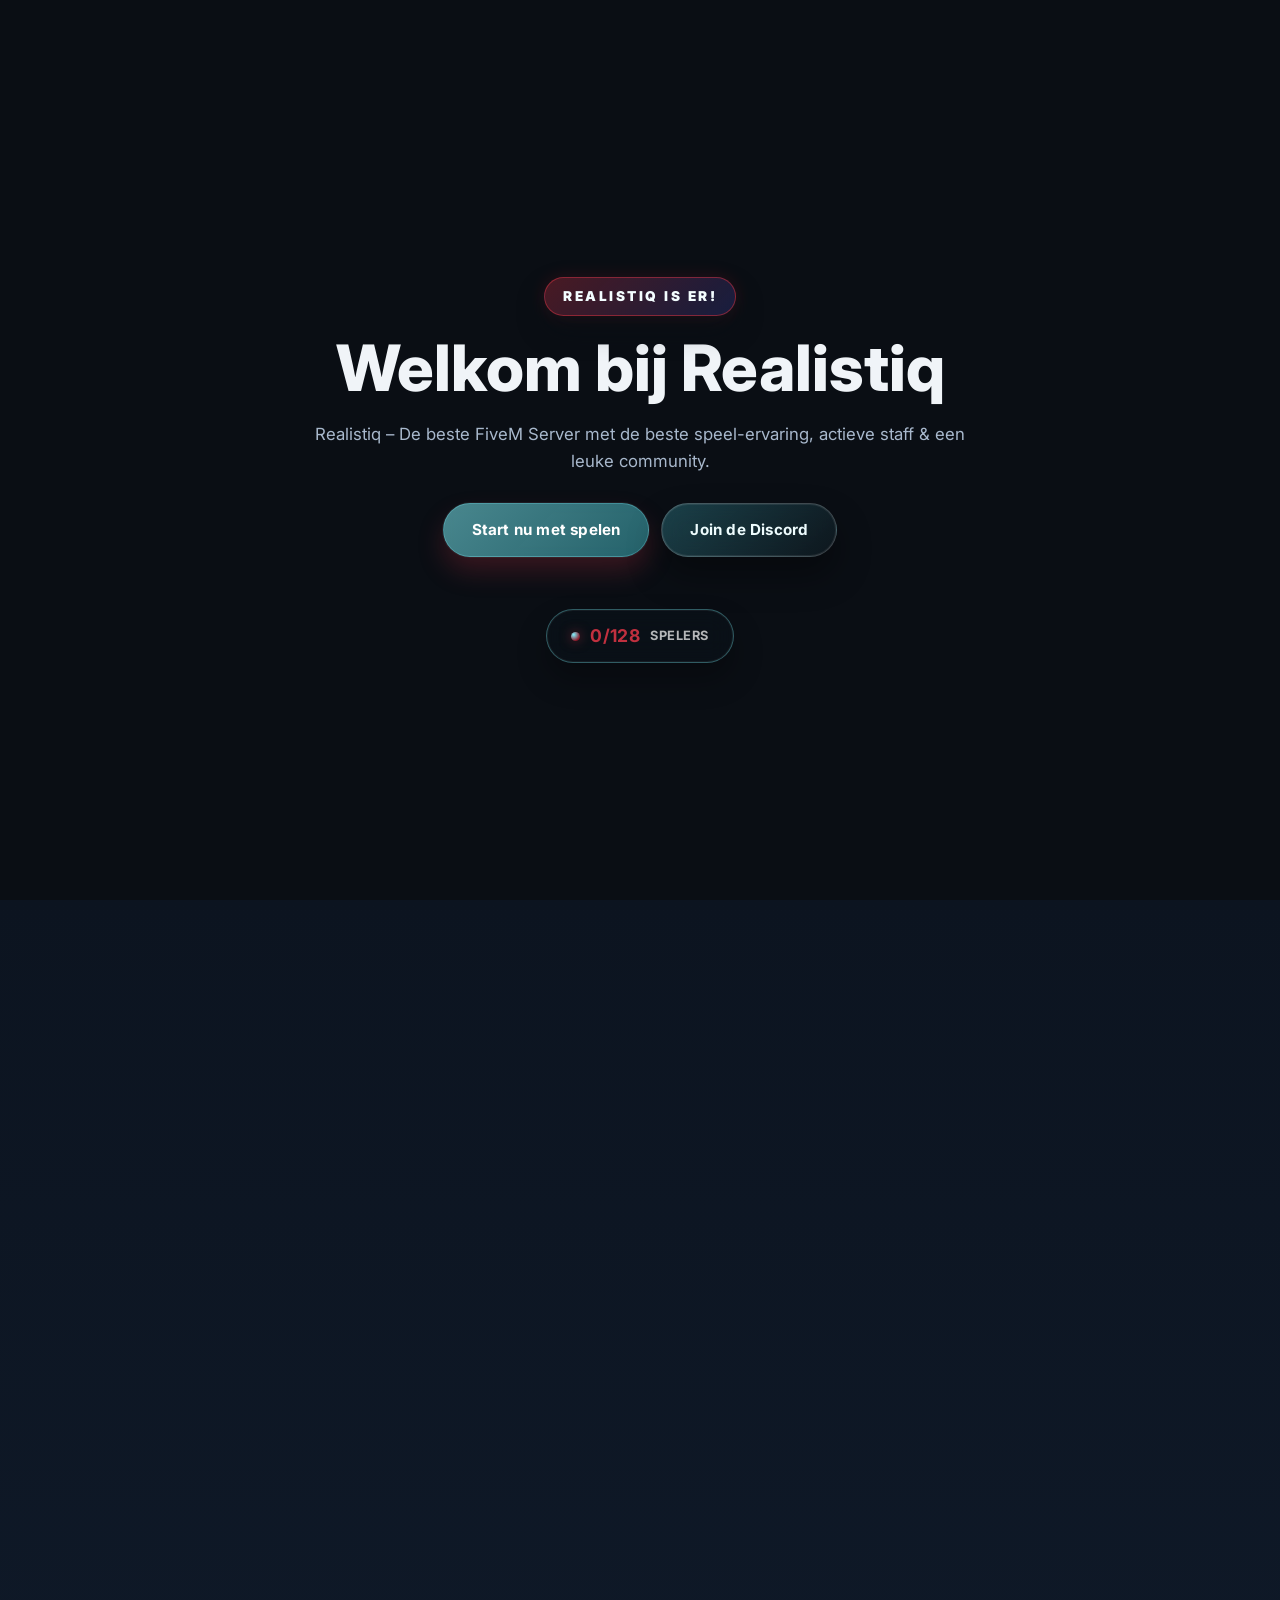
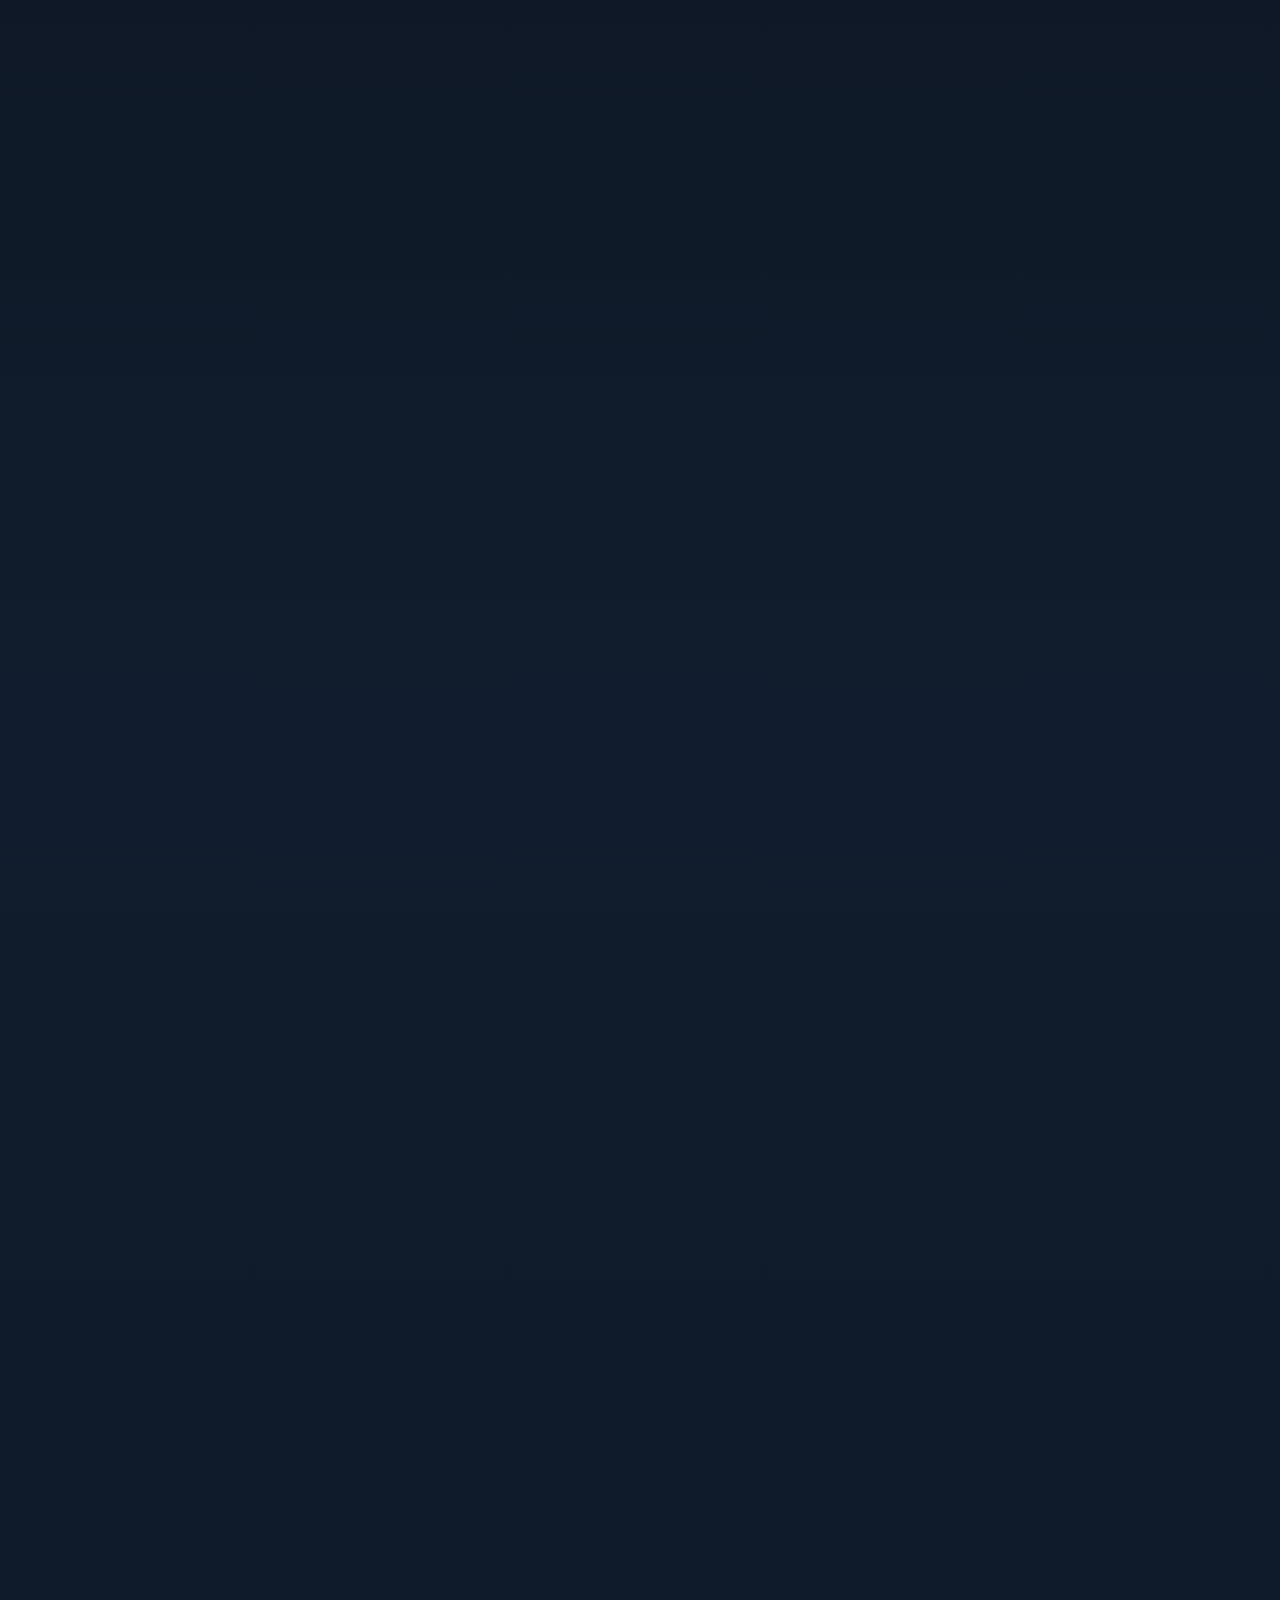
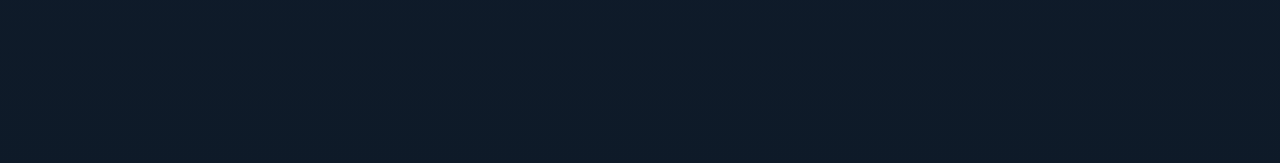
<file: index.html>
<!DOCTYPE html>
<html lang="nl" class="home-page">
<head>
    <meta charset="UTF-8">
    <meta name="viewport" content="width=device-width, initial-scale=1.0">
    <title>Realistiq | FiveM Server</title>
    <meta name="description" content="Realistiq is een professionele FiveM roleplay server met realistische gameplay, actieve staff en een hechte community.">
    <link rel="preconnect" href="https://fonts.googleapis.com">
    <link rel="preconnect" href="https://fonts.gstatic.com" crossorigin>
    <link rel="dns-prefetch" href="https://fonts.googleapis.com">
    <link rel="dns-prefetch" href="https://fonts.gstatic.com">
    <link rel="dns-prefetch" href="https://discord.gg">
    <link href="https://fonts.googleapis.com/css2?family=Inter:wght@300;400;500;600;700;800&display=swap" rel="stylesheet">
    <link rel="icon" type="image/png" href="images/rqlogo.png">
    <link rel="stylesheet" href="css/styles.css">
</head>
<body class="home-page">
    <main>
      <section id="home" class="hero">
        <div class="hero-content">
          <p class="eyebrow">REALISTIQ IS ER!</p>
          <h1>Welkom bij Realistiq</h1>
          <p class="hero-subtitle">
            Realistiq – De beste FiveM Server met de beste speel-ervaring,
            actieve staff &amp; een leuke community.
          </p>
          <div class="hero-actions">
            <a class="button primary" href="#join">
              Start nu met spelen
            </a>
            <a class="button ghost donate" href="https://discord.gg/realistiq" target="_blank" rel="noreferrer">
              Join de Discord
            </a>
          </div>
          <div class="hero-online">
            <span class="online-count">0/128</span>
            <span class="online-label">Spelers</span>
          </div>
        </div>
      </section>

      <section class="section home-donate" id="doneren">
        <div class="donate-decor donate-decor-1"></div>
        <div class="donate-decor donate-decor-2"></div>
        <div class="section-header">
          <p class="eyebrow">COMMUNITY</p>
          <h2>Steun Realistiq</h2>
          <p>
            Word lid van onze Discord server en blijf op de hoogte van alles wat er speelt.
            Heb je vragen, wil je doneren of solliciteren? Alles gaat via onze Discord.
          </p>
        </div>

        <div class="donate-features">
          <div class="donate-feature">
            <svg viewBox="0 0 24 24" fill="none" stroke="currentColor" stroke-width="2" stroke-linecap="round" stroke-linejoin="round"><path d="M12 22s8-4 8-10V5l-8-3-8 3v7c0 6 8 10 8 10z"></path></svg>
            <span>Veilig Betalen</span>
          </div>
          <div class="donate-feature">
            <svg viewBox="0 0 24 24" fill="none" stroke="currentColor" stroke-width="2" stroke-linecap="round" stroke-linejoin="round"><circle cx="12" cy="12" r="10"></circle><polyline points="12 6 12 12 16 14"></polyline></svg>
            <span>Direct Geleverd</span>
          </div>
          <div class="donate-feature">
            <svg viewBox="0 0 24 24" fill="none" stroke="currentColor" stroke-width="2" stroke-linecap="round" stroke-linejoin="round"><path d="M20.84 4.61a5.5 5.5 0 0 0-7.78 0L12 5.67l-1.06-1.06a5.5 5.5 0 0 0-7.78 7.78l1.06 1.06L12 21.23l7.78-7.78 1.06-1.06a5.5 5.5 0 0 0 0-7.78z"></path></svg>
            <span>Steun de Server</span>
          </div>
        </div>

        <div class="donate-steps-grid">
          <div class="donate-step-item">
            <span class="donate-step-num">1</span>
            <div class="donate-step-icon">
              <svg viewBox="0 0 24 24" fill="none" stroke="currentColor" stroke-width="2" stroke-linecap="round" stroke-linejoin="round">
                <path d="M15 3h4a2 2 0 0 1 2 2v14a2 2 0 0 1-2 2h-4"></path>
                <polyline points="10 17 15 12 10 7"></polyline>
                <line x1="15" y1="12" x2="3" y2="12"></line>
              </svg>
            </div>
            <h4>Koppel CFX Account</h4>
            <p>
              Open je FiveM launcher en log in. Controleer rechtsboven welk CFX-account
              gekoppeld is aan je FiveM.
            </p>
          </div>
          <div class="donate-step-item">
            <span class="donate-step-num">2</span>
            <div class="donate-step-icon">
              <svg viewBox="0 0 24 24" fill="none" stroke="currentColor" stroke-width="2" stroke-linecap="round" stroke-linejoin="round">
                <rect x="3" y="5" width="18" height="14" rx="2"></rect>
                <line x1="3" y1="10" x2="21" y2="10"></line>
                <path d="M7 15h.01"></path>
                <path d="M11 15h2"></path>
              </svg>
            </div>
            <h4>Join Discord</h4>
            <p>
              Kom naar onze Discord server en open een ticket voor donaties, support
              of andere vragen. Ons team helpt je snel verder.
            </p>
          </div>
          <div class="donate-step-item">
            <span class="donate-step-num">3</span>
            <div class="donate-step-icon">
              <svg viewBox="0 0 24 24" fill="none" stroke="currentColor" stroke-width="2" stroke-linecap="round" stroke-linejoin="round">
                <path d="M22 11.08V12a10 10 0 1 1-5.93-9.14"></path>
                <polyline points="22 4 12 14.01 9 11.01"></polyline>
              </svg>
            </div>
            <h4>Ontvang Direct</h4>
            <p>
              Als je met hetzelfde account bent ingelogd, verschijnen je items automatisch
              in-game. Geen extra stappen nodig.
            </p>
          </div>
        </div>

        <div class="donate-cta-row">
          <p>Heb je vragen of wil je de server joinen? Kom naar onze Discord community!</p>
          <a class="donate-cta-link" href="https://discord.gg/realistiq" target="_blank" rel="noreferrer">
            Join onze Discord →
          </a>
        </div>
      </section>

      <section class="home-apply" id="solliciteren">
        <div class="apply-glow apply-glow-1"></div>
        <div class="apply-glow apply-glow-2"></div>
        <div class="apply-wrapper">
          <div class="apply-left">
            <div class="apply-left-card">
              <p class="apply-label">WORD STAFF</p>
              <h2 class="apply-title">Word onderdeel<br>van ons team</h2>
              <p class="apply-subtitle">
                Wij zijn op zoek naar gemotiveerde mensen die ons team willen versterken.
                Solliciteer via onze Discord server door een ticket aan te maken.
              </p>
              <a class="apply-discord-btn" href="https://discord.gg/realistiq" target="_blank" rel="noreferrer">
                Solliciteer via Discord
              </a>
              <div class="apply-divider"></div>
              <div class="apply-stats">
                <div class="apply-stat">
                  <div class="apply-stat-icon">
                    <svg viewBox="0 0 24 24" fill="none" stroke="currentColor" stroke-width="2" stroke-linecap="round" stroke-linejoin="round">
                      <path d="M17 21v-2a4 4 0 0 0-4-4H5a4 4 0 0 0-4 4v2"></path>
                      <circle cx="9" cy="7" r="4"></circle>
                      <path d="M23 21v-2a4 4 0 0 0-3-3.87"></path>
                      <path d="M16 3.13a4 4 0 0 1 0 7.75"></path>
                    </svg>
                  </div>
                  <div>
                    <span class="apply-stat-value">Actief Team</span>
                    <span class="apply-stat-desc">Dagelijks online staffleden</span>
                  </div>
                </div>
                <div class="apply-stat">
                  <div class="apply-stat-icon">
                    <svg viewBox="0 0 24 24" fill="none" stroke="currentColor" stroke-width="2" stroke-linecap="round" stroke-linejoin="round">
                      <circle cx="12" cy="12" r="10"></circle>
                      <polyline points="12 6 12 12 16 14"></polyline>
                    </svg>
                  </div>
                  <div>
                    <span class="apply-stat-value">Snelle Reactie</span>
                    <span class="apply-stat-desc">Sollicitaties binnen 48 uur</span>
                  </div>
                </div>
                <div class="apply-stat">
                  <div class="apply-stat-icon">
                    <svg viewBox="0 0 24 24" fill="none" stroke="currentColor" stroke-width="2" stroke-linecap="round" stroke-linejoin="round">
                      <path d="M22 11.08V12a10 10 0 1 1-5.93-9.14"></path>
                      <polyline points="22 4 12 14.01 9 11.01"></polyline>
                    </svg>
                  </div>
                  <div>
                    <span class="apply-stat-value">Begeleiding</span>
                    <span class="apply-stat-desc">Volledige training na selectie</span>
                  </div>
                </div>
              </div>
            </div>
          </div>
          <div class="apply-right">
            <div class="apply-process">
              <h3 class="apply-process-title">Hoe werkt het?</h3>
              <div class="apply-step-row">
                <div class="apply-step-indicator">
                  <span class="apply-step-circle">1</span>
                  <span class="apply-step-line"></span>
                </div>
                <div class="apply-step-text">
                  <h4>Lees de vereisten</h4>
                  <p>Controleer of je voldoet aan de minimale eisen zoals leeftijd en ervaring.</p>
                </div>
              </div>
              <div class="apply-step-row">
                <div class="apply-step-indicator">
                  <span class="apply-step-circle">2</span>
                  <span class="apply-step-line"></span>
                </div>
                <div class="apply-step-text">
                  <h4>Open een ticket op Discord</h4>
                  <p>Maak een sollicitatieticket aan in onze Discord en vul het formulier in.</p>
                </div>
              </div>
              <div class="apply-step-row">
                <div class="apply-step-indicator">
                  <span class="apply-step-circle">3</span>
                </div>
                <div class="apply-step-text">
                  <h4>Gesprek met management</h4>
                  <p>Na beoordeling word je uitgenodigd voor een persoonlijk gesprek.</p>
                </div>
              </div>
            </div>
            <div class="apply-requirements">
              <h3 class="apply-req-title">Vereisten</h3>
              <div class="apply-req-grid">
                <div class="apply-req-item">
                  <svg viewBox="0 0 24 24" fill="none" stroke="currentColor" stroke-width="2.5" stroke-linecap="round" stroke-linejoin="round"><polyline points="20 6 9 17 4 12"></polyline></svg>
                  <span>Minimaal 16 jaar</span>
                </div>
                <div class="apply-req-item">
                  <svg viewBox="0 0 24 24" fill="none" stroke="currentColor" stroke-width="2.5" stroke-linecap="round" stroke-linejoin="round"><polyline points="20 6 9 17 4 12"></polyline></svg>
                  <span>FiveM RP ervaring</span>
                </div>
                <div class="apply-req-item">
                  <svg viewBox="0 0 24 24" fill="none" stroke="currentColor" stroke-width="2.5" stroke-linecap="round" stroke-linejoin="round"><polyline points="20 6 9 17 4 12"></polyline></svg>
                  <span>Nederlands spreken</span>
                </div>
                <div class="apply-req-item">
                  <svg viewBox="0 0 24 24" fill="none" stroke="currentColor" stroke-width="2.5" stroke-linecap="round" stroke-linejoin="round"><polyline points="20 6 9 17 4 12"></polyline></svg>
                  <span>Meerdere uren/week</span>
                </div>
                <div class="apply-req-item">
                  <svg viewBox="0 0 24 24" fill="none" stroke="currentColor" stroke-width="2.5" stroke-linecap="round" stroke-linejoin="round"><polyline points="20 6 9 17 4 12"></polyline></svg>
                  <span>Geen actieve straffen</span>
                </div>
                <div class="apply-req-item">
                  <svg viewBox="0 0 24 24" fill="none" stroke="currentColor" stroke-width="2.5" stroke-linecap="round" stroke-linejoin="round"><polyline points="20 6 9 17 4 12"></polyline></svg>
                  <span>Werkende microfoon</span>
                </div>
              </div>
            </div>
          </div>
        </div>
      </section>
    </main>

    <footer class="footer">
      <div class="footer-top">
        <div class="footer-grid">
          <div class="footer-brand">
            <a class="logo" href="/">
              <span class="logo-mark">
                <img src="images/rqlogo.png" alt="Realistiq" loading="lazy" decoding="async">
              </span>
              <span class="logo-text">Realistiq</span>
            </a>
            <p class="footer-brand-desc">
              De beste FiveM roleplay ervaring van Nederland. Kwaliteit, sfeer en realistische verhalen staan bij ons centraal.
            </p>
            <div class="footer-socials">
              <a href="https://discord.gg/realistiq" target="_blank" rel="noreferrer" aria-label="Discord">
                <svg viewBox="0 0 24 24" aria-hidden="true"><path fill="currentColor" d="M19.73 4.87A18.7 18.7 0 0 0 15.1 3.5a13 13 0 0 0-.64 1.3 17.5 17.5 0 0 0-4.92 0c-.19-.45-.41-.88-.64-1.3A18.6 18.6 0 0 0 4.27 4.87C1.6 8.9.88 12.83 1.23 16.7a18.6 18.6 0 0 0 5.53 2.8c.45-.62.85-1.27 1.2-1.95a12 12 0 0 1-1.9-.93c.16-.12.32-.24.47-.36a13.7 13.7 0 0 0 11 0c.16.12.32.24.47.36-.62.37-1.26.69-1.9.93.35.68.75 1.33 1.2 1.95a18.6 18.6 0 0 0 5.53-2.8c.48-4.48-.7-8.38-3.13-11.83ZM8.7 14.6c-1.04 0-1.9-.96-1.9-2.12 0-1.16.83-2.12 1.9-2.12 1.06 0 1.91.96 1.9 2.12 0 1.16-.84 2.12-1.9 2.12Zm6.6 0c-1.04 0-1.9-.96-1.9-2.12 0-1.16.83-2.12 1.9-2.12 1.06 0 1.91.96 1.9 2.12 0 1.16-.84 2.12-1.9 2.12Z"></path></svg>
              </a>
            </div>
          </div>
          <div class="footer-col">
            <h4>Navigatie</h4>
            <ul>
              <li><a href="/">Home</a></li>
              <li><a href="/apv">Regels</a></li>
              <li><a href="/faq">FAQ</a></li>
              <li><a href="https://discord.gg/realistiq" target="_blank" rel="noreferrer">Doneren</a></li>
              <li><a href="https://discord.gg/realistiq" target="_blank" rel="noreferrer">Solliciteren</a></li>
            </ul>
          </div>
          <div class="footer-col">
            <h4>Community</h4>
            <ul>
              <li><a href="https://discord.gg/realistiq" target="_blank" rel="noreferrer">Discord Server</a></li>
              <li><a href="https://discord.gg/realistiq" target="_blank" rel="noreferrer">Support Ticket</a></li>
              <li><a href="https://discord.gg/realistiq" target="_blank" rel="noreferrer">Solliciteren</a></li>
            </ul>
          </div>
          <div class="footer-col">
            <h4>Informatie</h4>
            <ul>
              <li><a href="/apv">Serverregels</a></li>
              <li><a href="https://discord.gg/realistiq" target="_blank" rel="noreferrer">Veelgestelde Vragen</a></li>
              <li><a href="https://discord.gg/realistiq" target="_blank" rel="noreferrer">Store &amp; Donaties</a></li>
            </ul>
          </div>
        </div>
      </div>
      <div class="footer-bottom">
        <div class="footer-bottom-inner">
          <span>© 2026 Realistiq. Alle rechten voorbehouden.</span>
          <div class="footer-bottom-links">
            <a href="https://discord.gg/realistiq" target="_blank" rel="noreferrer">Contact</a>
            <span class="footer-dot"></span>
            <a href="/apv">Regels</a>
          </div>
        </div>
      </div>
    </footer>

    <script src="js/script.js" defer></script>
</body>
</html>
</file>
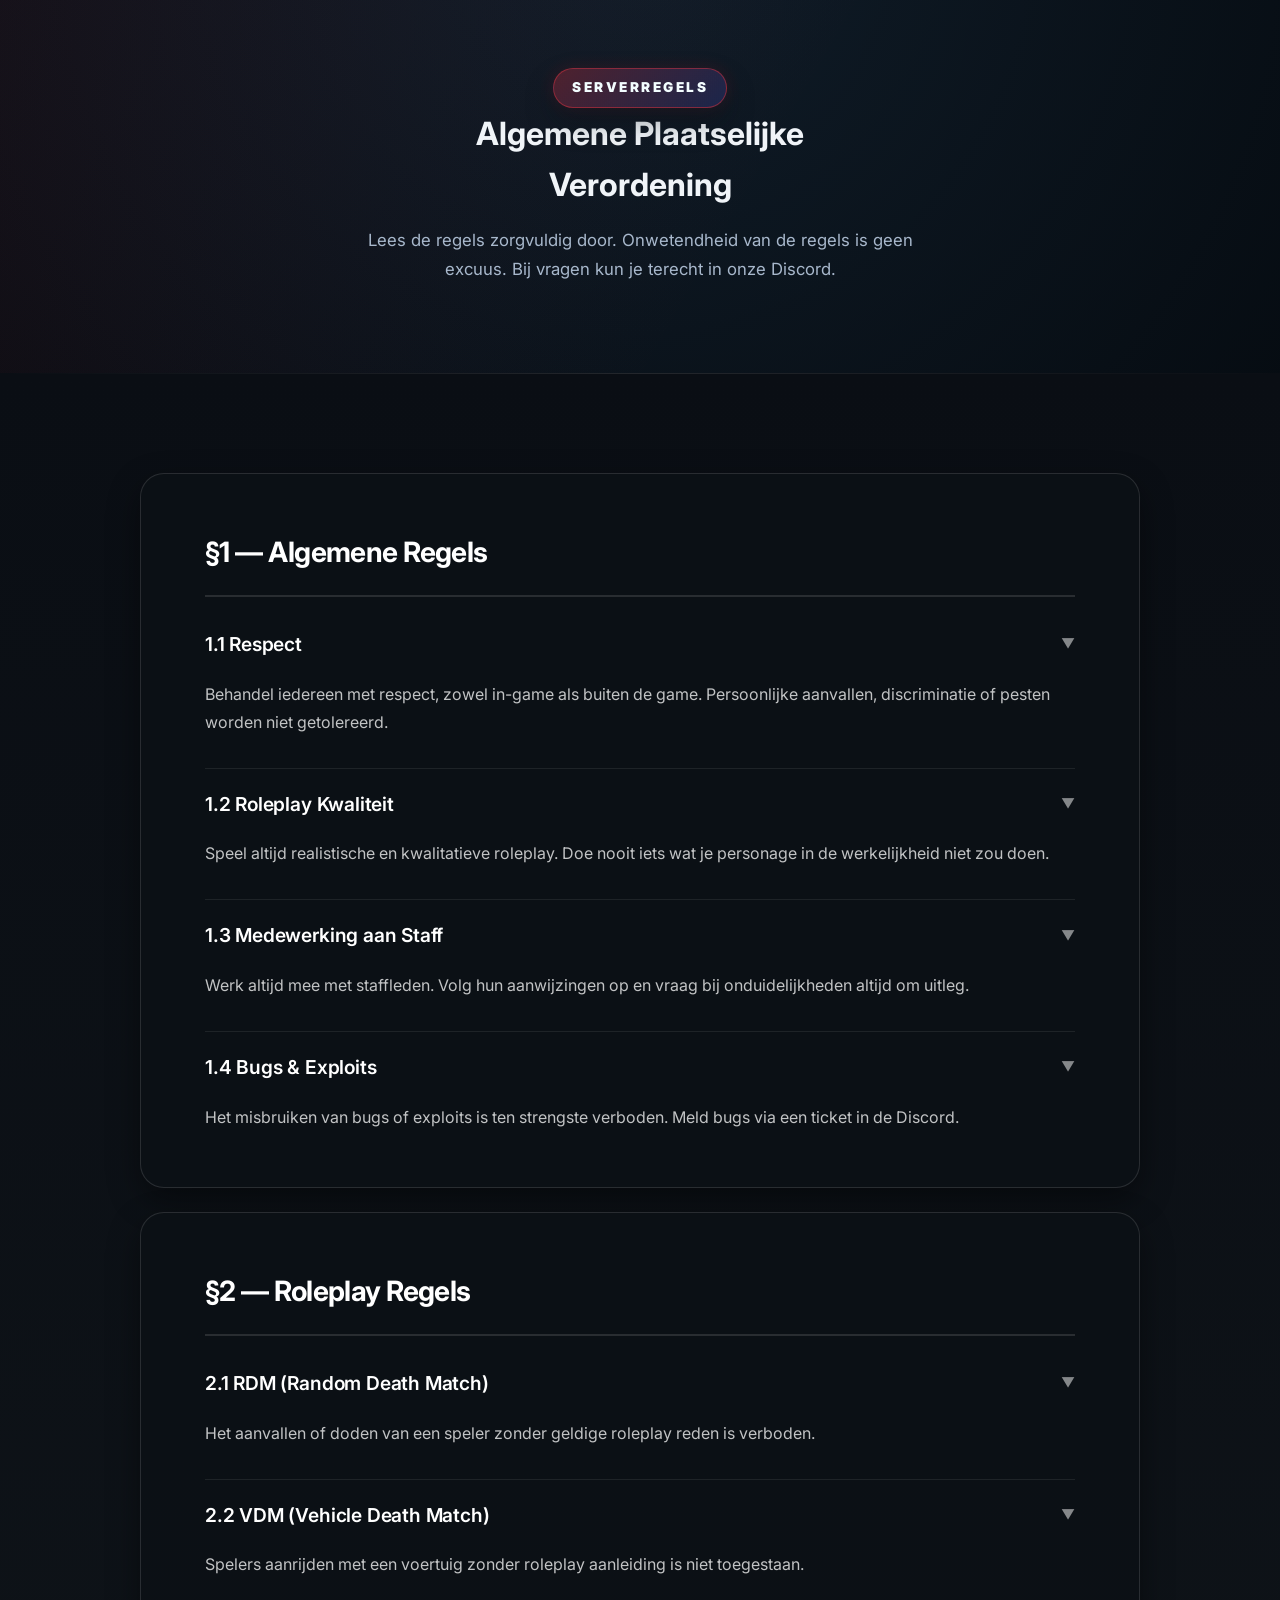
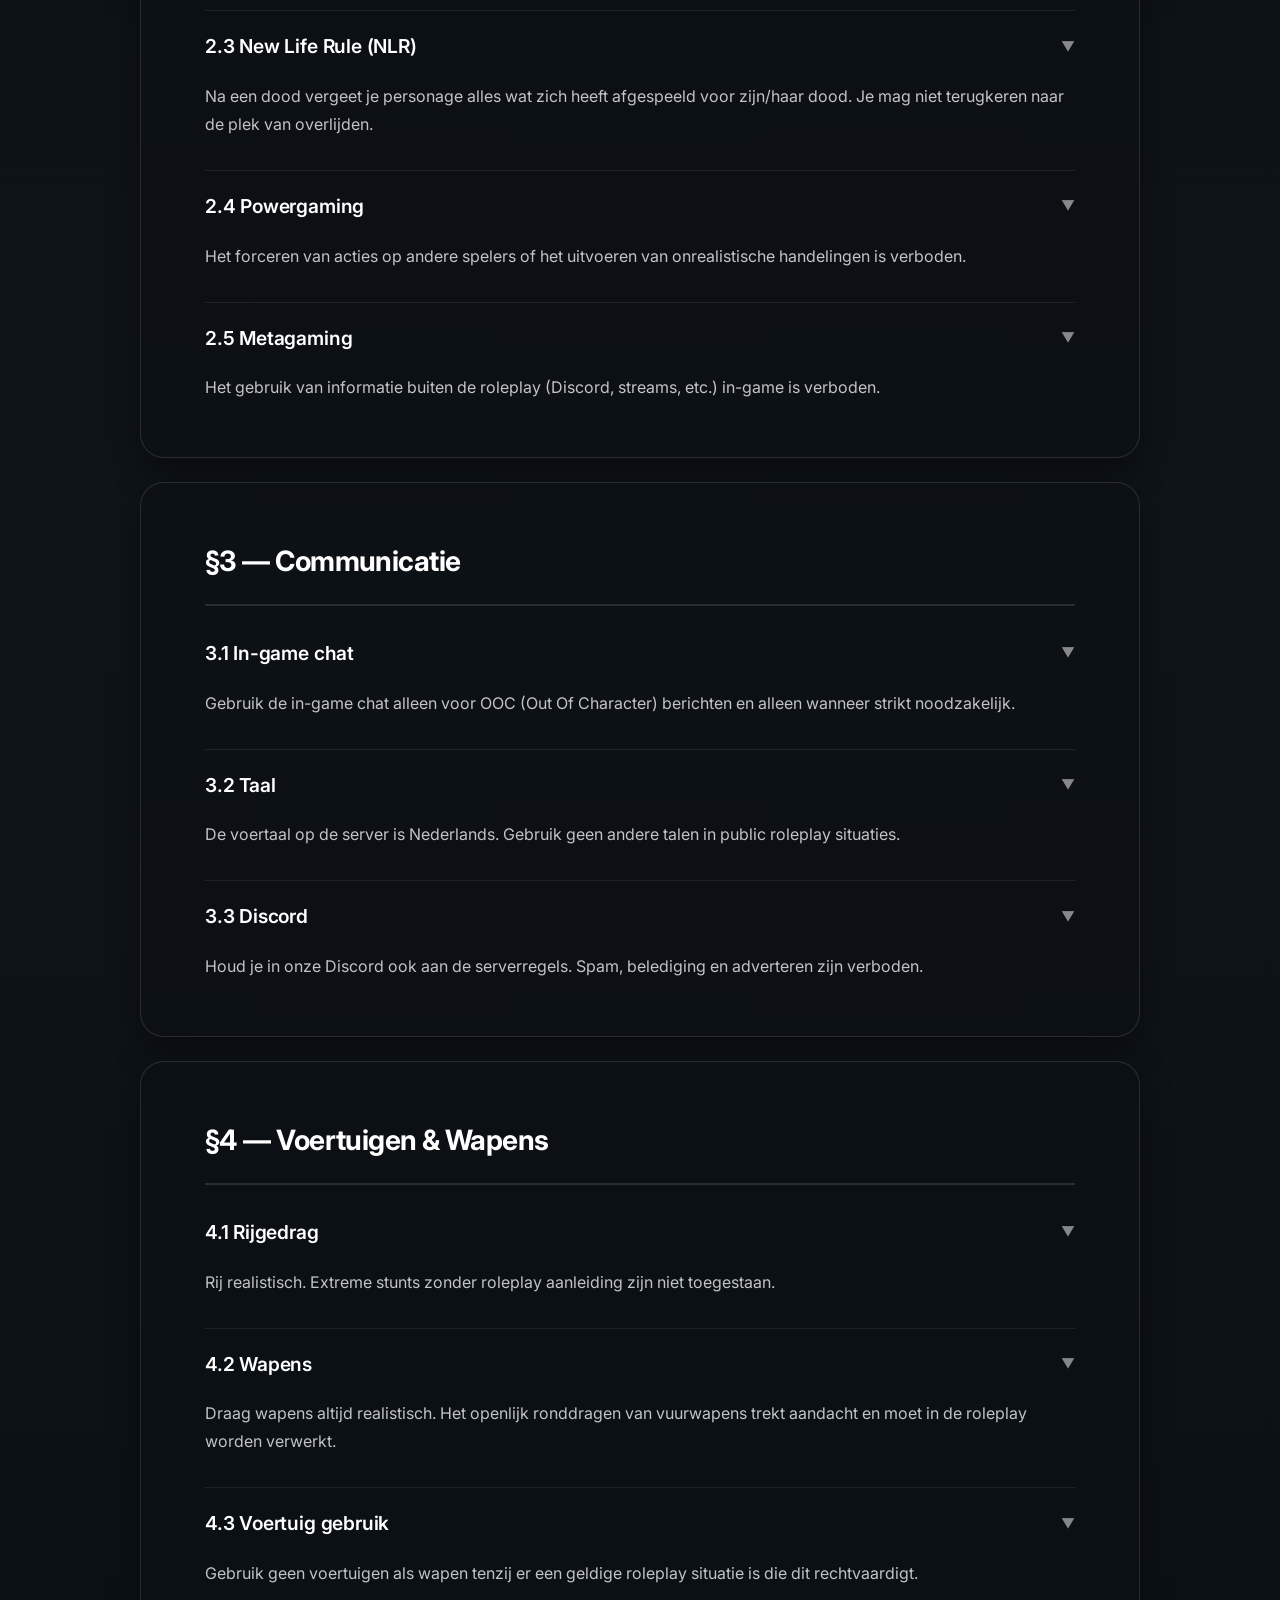
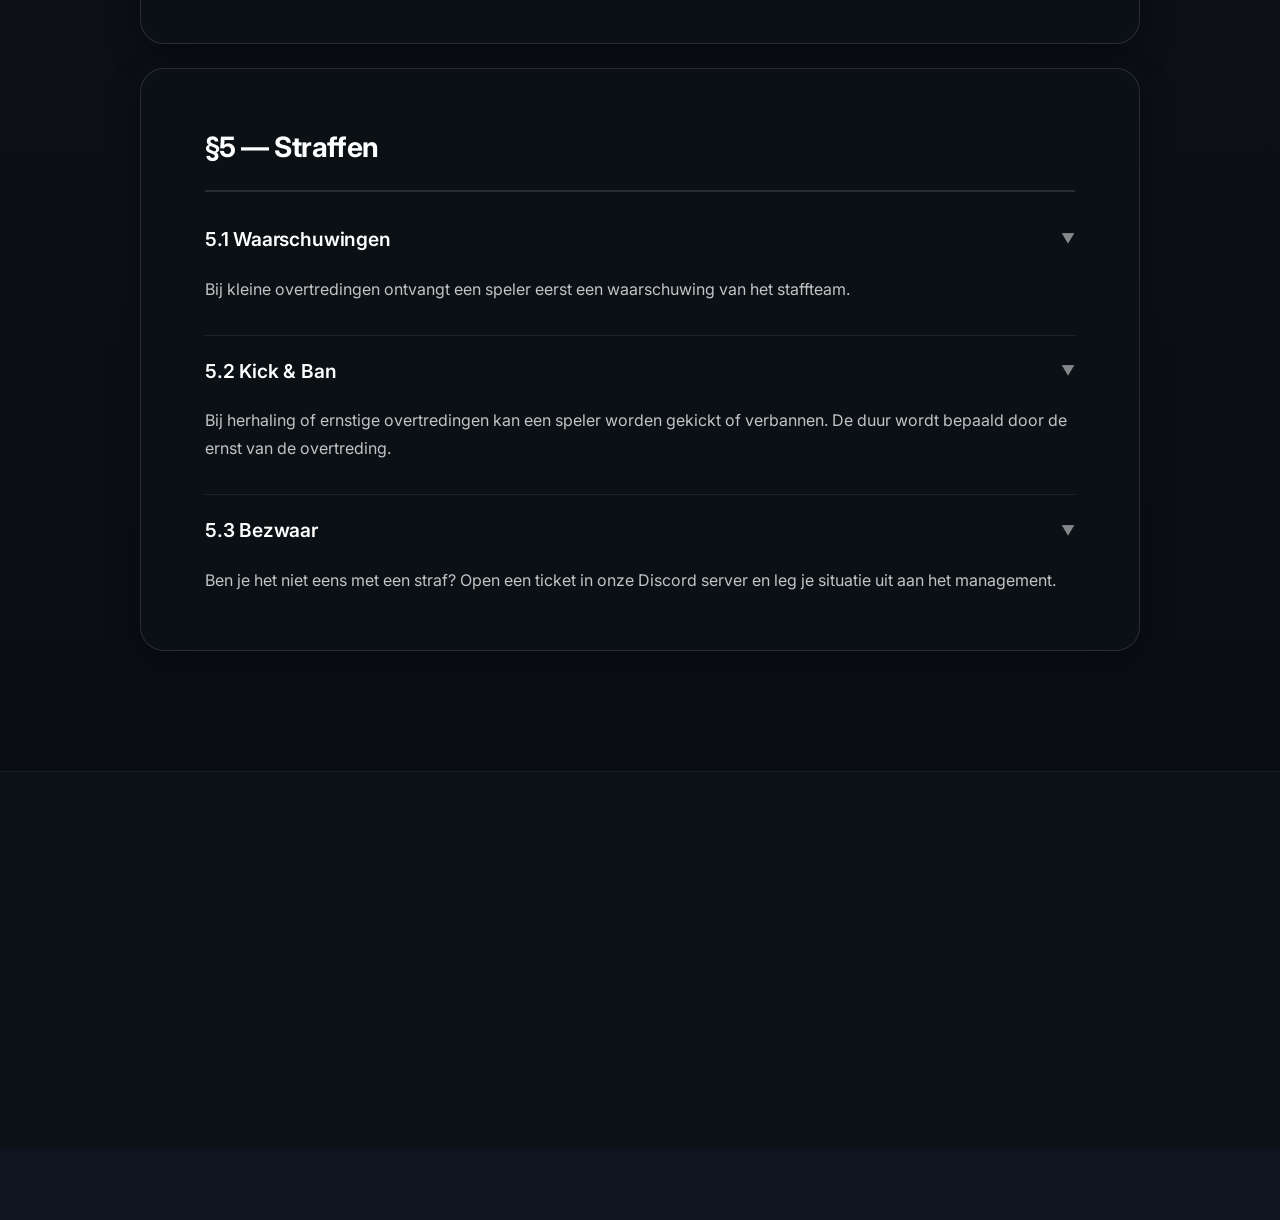
<file: apv.html>
<!DOCTYPE html>
<html lang="nl">
<head>
    <meta charset="UTF-8">
    <meta name="viewport" content="width=device-width, initial-scale=1.0">
    <title>APV | Realistiq</title>
    <meta name="description" content="Algemene Plaatselijke Verordening van Realistiq FiveM server.">
    <link rel="preconnect" href="https://fonts.googleapis.com">
    <link rel="preconnect" href="https://fonts.gstatic.com" crossorigin>
    <link href="https://fonts.googleapis.com/css2?family=Inter:wght@300;400;500;600;700;800&display=swap" rel="stylesheet">
    <link rel="icon" type="image/png" href="images/rqlogo.png">
    <link rel="stylesheet" href="css/styles.css">
</head>
<body>
    <main>
        <div class="page-hero">
            <div class="page-hero-content">
                <p class="eyebrow">SERVERREGELS</p>
                <h1>Algemene Plaatselijke<br>Verordening</h1>
                <p style="color:var(--muted);max-width:600px;margin:16px auto 0;font-size:1.05rem;line-height:1.7;">
                    Lees de regels zorgvuldig door. Onwetendheid van de regels is geen excuus.
                    Bij vragen kun je terecht in onze Discord.
                </p>
            </div>
        </div>

        <section class="rules-articles">
            <div class="rules-articles-grid">

                <div class="rules-article">
                    <h3>§1 — Algemene Regels</h3>
                    <h4>1.1 Respect</h4>
                    <div class="article-content">
                        <p>Behandel iedereen met respect, zowel in-game als buiten de game. Persoonlijke aanvallen, discriminatie of pesten worden niet getolereerd.</p>
                    </div>
                    <h4>1.2 Roleplay Kwaliteit</h4>
                    <div class="article-content">
                        <p>Speel altijd realistische en kwalitatieve roleplay. Doe nooit iets wat je personage in de werkelijkheid niet zou doen.</p>
                    </div>
                    <h4>1.3 Medewerking aan Staff</h4>
                    <div class="article-content">
                        <p>Werk altijd mee met staffleden. Volg hun aanwijzingen op en vraag bij onduidelijkheden altijd om uitleg.</p>
                    </div>
                    <h4>1.4 Bugs & Exploits</h4>
                    <div class="article-content">
                        <p>Het misbruiken van bugs of exploits is ten strengste verboden. Meld bugs via een ticket in de Discord.</p>
                    </div>
                </div>

                <div class="rules-article">
                    <h3>§2 — Roleplay Regels</h3>
                    <h4>2.1 RDM (Random Death Match)</h4>
                    <div class="article-content">
                        <p>Het aanvallen of doden van een speler zonder geldige roleplay reden is verboden.</p>
                    </div>
                    <h4>2.2 VDM (Vehicle Death Match)</h4>
                    <div class="article-content">
                        <p>Spelers aanrijden met een voertuig zonder roleplay aanleiding is niet toegestaan.</p>
                    </div>
                    <h4>2.3 New Life Rule (NLR)</h4>
                    <div class="article-content">
                        <p>Na een dood vergeet je personage alles wat zich heeft afgespeeld voor zijn/haar dood. Je mag niet terugkeren naar de plek van overlijden.</p>
                    </div>
                    <h4>2.4 Powergaming</h4>
                    <div class="article-content">
                        <p>Het forceren van acties op andere spelers of het uitvoeren van onrealistische handelingen is verboden.</p>
                    </div>
                    <h4>2.5 Metagaming</h4>
                    <div class="article-content">
                        <p>Het gebruik van informatie buiten de roleplay (Discord, streams, etc.) in-game is verboden.</p>
                    </div>
                </div>

                <div class="rules-article">
                    <h3>§3 — Communicatie</h3>
                    <h4>3.1 In-game chat</h4>
                    <div class="article-content">
                        <p>Gebruik de in-game chat alleen voor OOC (Out Of Character) berichten en alleen wanneer strikt noodzakelijk.</p>
                    </div>
                    <h4>3.2 Taal</h4>
                    <div class="article-content">
                        <p>De voertaal op de server is Nederlands. Gebruik geen andere talen in public roleplay situaties.</p>
                    </div>
                    <h4>3.3 Discord</h4>
                    <div class="article-content">
                        <p>Houd je in onze Discord ook aan de serverregels. Spam, belediging en adverteren zijn verboden.</p>
                    </div>
                </div>

                <div class="rules-article">
                    <h3>§4 — Voertuigen & Wapens</h3>
                    <h4>4.1 Rijgedrag</h4>
                    <div class="article-content">
                        <p>Rij realistisch. Extreme stunts zonder roleplay aanleiding zijn niet toegestaan.</p>
                    </div>
                    <h4>4.2 Wapens</h4>
                    <div class="article-content">
                        <p>Draag wapens altijd realistisch. Het openlijk ronddragen van vuurwapens trekt aandacht en moet in de roleplay worden verwerkt.</p>
                    </div>
                    <h4>4.3 Voertuig gebruik</h4>
                    <div class="article-content">
                        <p>Gebruik geen voertuigen als wapen tenzij er een geldige roleplay situatie is die dit rechtvaardigt.</p>
                    </div>
                </div>

                <div class="rules-article">
                    <h3>§5 — Straffen</h3>
                    <h4>5.1 Waarschuwingen</h4>
                    <div class="article-content">
                        <p>Bij kleine overtredingen ontvangt een speler eerst een waarschuwing van het staffteam.</p>
                    </div>
                    <h4>5.2 Kick & Ban</h4>
                    <div class="article-content">
                        <p>Bij herhaling of ernstige overtredingen kan een speler worden gekickt of verbannen. De duur wordt bepaald door de ernst van de overtreding.</p>
                    </div>
                    <h4>5.3 Bezwaar</h4>
                    <div class="article-content">
                        <p>Ben je het niet eens met een straf? Open een ticket in onze Discord server en leg je situatie uit aan het management.</p>
                    </div>
                </div>

            </div>
        </section>
    </main>

    <footer class="footer">
        <div class="footer-top">
            <div class="footer-grid">
                <div class="footer-brand">
                    <a class="logo" href="/">
                        <span class="logo-mark"><img src="images/rqlogo.png" alt="Realistiq" loading="lazy" decoding="async"></span>
                        <span class="logo-text">Realistiq</span>
                    </a>
                    <p class="footer-brand-desc">De beste FiveM roleplay ervaring van Nederland.</p>
                    <div class="footer-socials">
                        <a href="https://discord.gg/realistiq" target="_blank" rel="noreferrer" aria-label="Discord">
                            <svg viewBox="0 0 24 24"><path fill="currentColor" d="M19.73 4.87A18.7 18.7 0 0 0 15.1 3.5a13 13 0 0 0-.64 1.3 17.5 17.5 0 0 0-4.92 0c-.19-.45-.41-.88-.64-1.3A18.6 18.6 0 0 0 4.27 4.87C1.6 8.9.88 12.83 1.23 16.7a18.6 18.6 0 0 0 5.53 2.8c.45-.62.85-1.27 1.2-1.95a12 12 0 0 1-1.9-.93c.16-.12.32-.24.47-.36a13.7 13.7 0 0 0 11 0c.16.12.32.24.47.36-.62.37-1.26.69-1.9.93.35.68.75 1.33 1.2 1.95a18.6 18.6 0 0 0 5.53-2.8c.48-4.48-.7-8.38-3.13-11.83ZM8.7 14.6c-1.04 0-1.9-.96-1.9-2.12 0-1.16.83-2.12 1.9-2.12 1.06 0 1.91.96 1.9 2.12 0 1.16-.84 2.12-1.9 2.12Zm6.6 0c-1.04 0-1.9-.96-1.9-2.12 0-1.16.83-2.12 1.9-2.12 1.06 0 1.91.96 1.9 2.12 0 1.16-.84 2.12-1.9 2.12Z"/></svg>
                        </a>
                    </div>
                </div>
                <div class="footer-col">
                    <h4>Navigatie</h4>
                    <ul>
                        <li><a href="/">Home</a></li>
                        <li><a href="/apv">Regels</a></li>
                        <li><a href="/faq">FAQ</a></li>
                        <li><a href="https://discord.gg/realistiq" target="_blank" rel="noreferrer">Solliciteren</a></li>
                    </ul>
                </div>
                <div class="footer-col">
                    <h4>Community</h4>
                    <ul>
                        <li><a href="https://discord.gg/realistiq" target="_blank" rel="noreferrer">Discord Server</a></li>
                        <li><a href="https://discord.gg/realistiq" target="_blank" rel="noreferrer">Support Ticket</a></li>
                    </ul>
                </div>
            </div>
        </div>
        <div class="footer-bottom">
            <div class="footer-bottom-inner">
                <span>© 2026 Realistiq. Alle rechten voorbehouden.</span>
                <div class="footer-bottom-links">
                    <a href="https://discord.gg/realistiq" target="_blank" rel="noreferrer">Contact</a>
                    <span class="footer-dot"></span>
                    <a href="/apv">Regels</a>
                </div>
            </div>
        </div>
    </footer>

    <script src="js/script.js" defer></script>
    <script>
        // Toggle article sections on h4 click
        document.querySelectorAll('.rules-article h4').forEach(h4 => {
            h4.addEventListener('click', () => {
                const content = h4.nextElementSibling;
                if (!content || !content.classList.contains('article-content')) return;
                h4.classList.toggle('collapsed');
                content.classList.toggle('collapsed');
            });
        });
    </script>
</body>
</html>
</file>
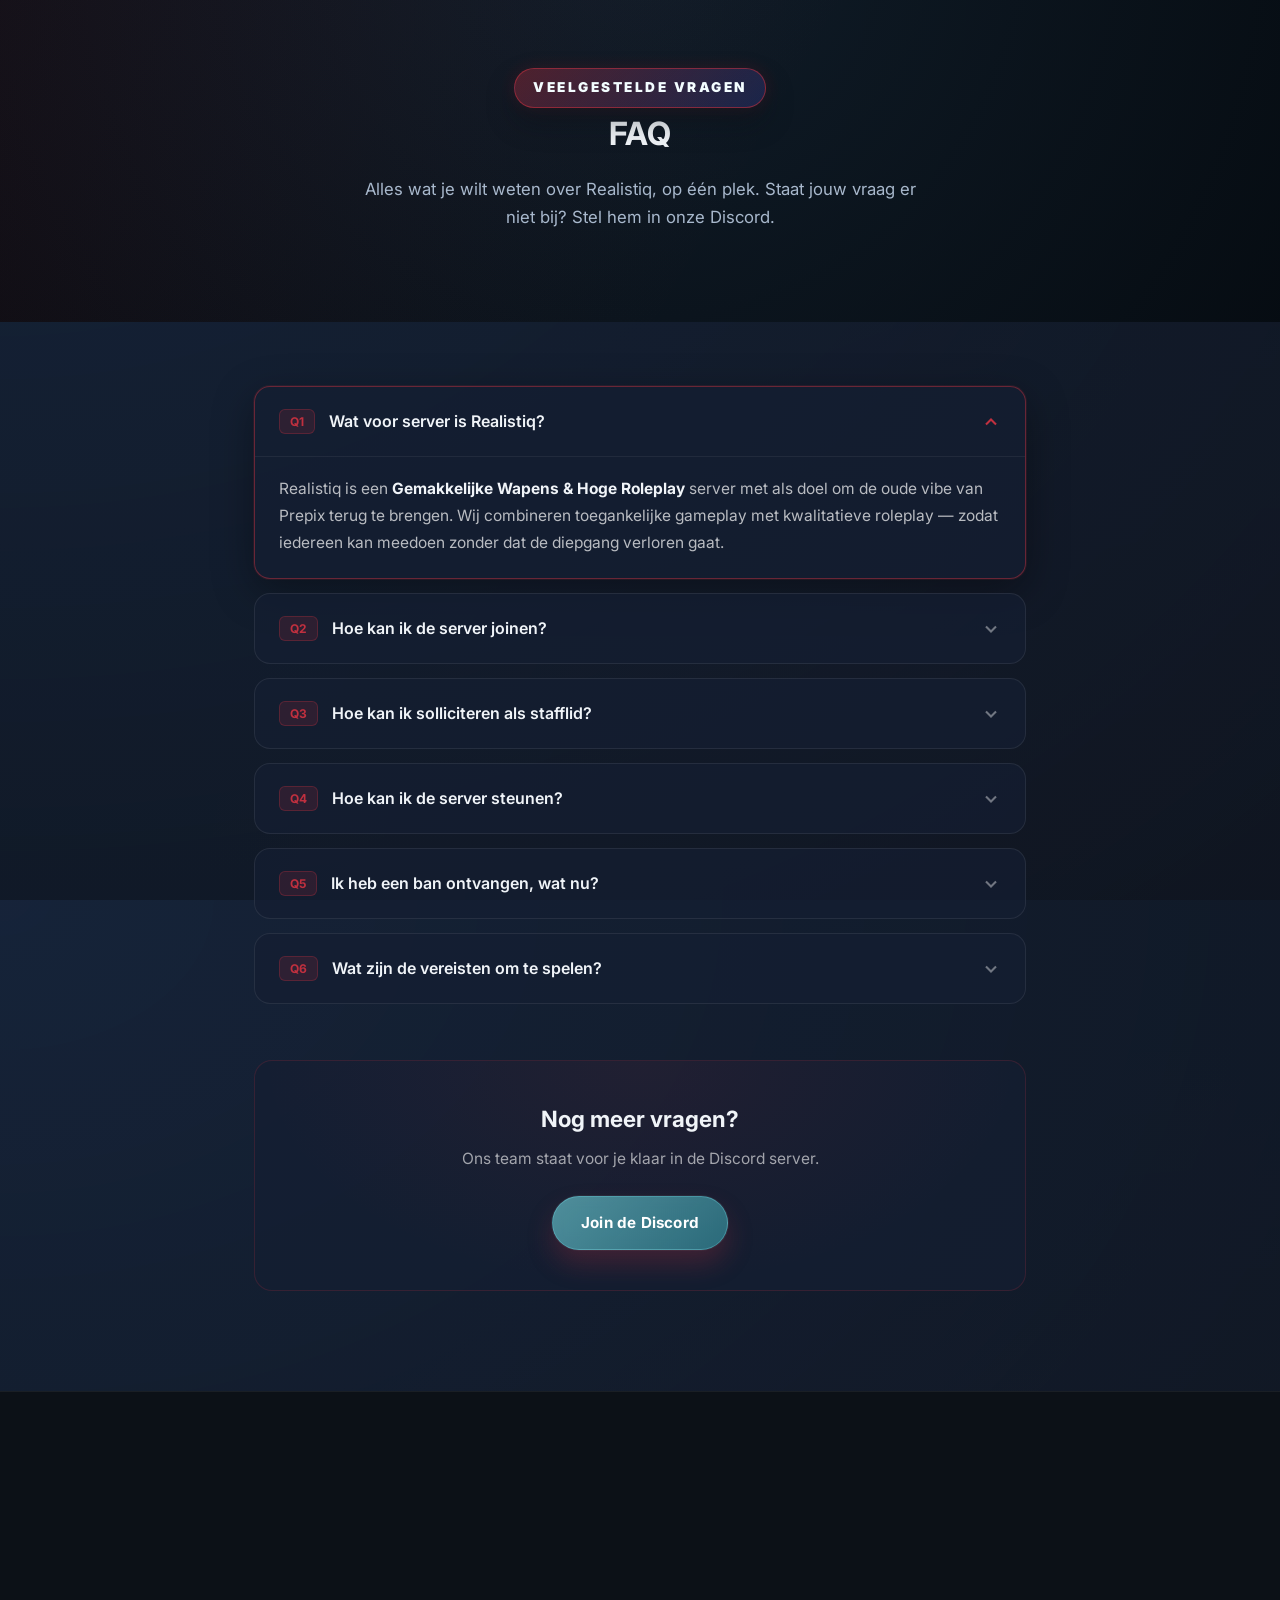
<file: faq.html>
<!DOCTYPE html>
<html lang="nl">
<head>
    <meta charset="UTF-8">
    <meta name="viewport" content="width=device-width, initial-scale=1.0">
    <title>FAQ | Realistiq</title>
    <meta name="description" content="Veelgestelde vragen over Realistiq FiveM server.">
    <link rel="preconnect" href="https://fonts.googleapis.com">
    <link rel="preconnect" href="https://fonts.gstatic.com" crossorigin>
    <link href="https://fonts.googleapis.com/css2?family=Inter:wght@300;400;500;600;700;800&display=swap" rel="stylesheet">
    <link rel="icon" type="image/png" href="images/rqlogo.png">
    <link rel="stylesheet" href="css/styles.css">
    <style>
        .faq-wrap {
            max-width: 820px;
            margin: 0 auto;
            padding: 64px 24px 100px;
        }
        .faq-item {
            background: rgba(20, 30, 50, 0.7);
            border: 1px solid rgba(255,255,255,0.08);
            border-radius: 16px;
            margin-bottom: 14px;
            overflow: hidden;
            transition: border-color 0.25s, box-shadow 0.25s;
        }
        .faq-item:hover {
            border-color: rgba(192,48,63,0.35);
        }
        .faq-item.open {
            border-color: rgba(192,48,63,0.5);
            box-shadow: 0 0 0 1px rgba(192,48,63,0.12), 0 12px 40px rgba(0,0,0,0.35);
        }
        .faq-btn {
            width: 100%;
            display: flex;
            align-items: center;
            justify-content: space-between;
            gap: 16px;
            padding: 22px 24px;
            background: transparent;
            border: none;
            cursor: pointer;
            text-align: left;
            font-family: inherit;
        }
        .faq-btn:hover { background: rgba(192,48,63,0.05); }
        .faq-btn-left {
            display: flex;
            align-items: center;
            gap: 14px;
            flex: 1;
        }
        .faq-tag {
            flex-shrink: 0;
            padding: 4px 10px;
            border-radius: 6px;
            background: rgba(192,48,63,0.15);
            border: 1px solid rgba(192,48,63,0.3);
            font-size: 0.75rem;
            font-weight: 700;
            color: #c0303f;
            letter-spacing: 0.02em;
        }
        .faq-q {
            font-size: 1rem;
            font-weight: 600;
            color: #f0f4f8;
            line-height: 1.45;
        }
        .faq-arrow {
            flex-shrink: 0;
            width: 20px;
            height: 20px;
            color: rgba(255,255,255,0.4);
            transition: transform 0.3s cubic-bezier(0.4,0,0.2,1), color 0.2s;
        }
        .faq-item.open .faq-arrow {
            transform: rotate(180deg);
            color: #c0303f;
        }
        .faq-body {
            max-height: 0;
            overflow: hidden;
            transition: max-height 0.38s cubic-bezier(0.4,0,0.2,1);
        }
        .faq-item.open .faq-body { max-height: 400px; }
        .faq-answer {
            padding: 0 24px 22px 24px;
            color: rgba(255,255,255,0.7);
            font-size: 0.97rem;
            line-height: 1.75;
            border-top: 1px solid rgba(255,255,255,0.06);
            padding-top: 18px;
        }
        .faq-answer strong { color: #f0f4f8; }
        .faq-answer a { color: #c0303f; }
        .faq-cta-box {
            margin-top: 56px;
            padding: 40px 32px;
            background: rgba(20,30,50,0.7);
            border: 1px solid rgba(192,48,63,0.2);
            border-radius: 18px;
            text-align: center;
            position: relative;
            overflow: hidden;
        }
        .faq-cta-box::before {
            content:'';
            position:absolute;
            inset:0;
            background: radial-gradient(ellipse at top, rgba(192,48,63,0.08), transparent 70%);
            pointer-events: none;
        }
        .faq-cta-box h3 {
            font-size: 1.4rem;
            font-weight: 700;
            color: #f0f4f8;
            margin-bottom: 10px;
            position: relative;
        }
        .faq-cta-box p {
            color: rgba(255,255,255,0.6);
            font-size: 0.97rem;
            margin-bottom: 24px;
            position: relative;
        }
    </style>
</head>
<body>
    <main>
        <div class="page-hero">
            <div class="page-hero-content">
                <p class="eyebrow">VEELGESTELDE VRAGEN</p>
                <h1>FAQ</h1>
                <p style="color:var(--muted);max-width:560px;margin:16px auto 0;font-size:1.05rem;line-height:1.7;">
                    Alles wat je wilt weten over Realistiq, op één plek.
                    Staat jouw vraag er niet bij? Stel hem in onze Discord.
                </p>
            </div>
        </div>

        <section class="faq-wrap">
            <div class="faq-item open">
                <button class="faq-btn" aria-expanded="true">
                    <div class="faq-btn-left">
                        <span class="faq-tag">Q1</span>
                        <span class="faq-q">Wat voor server is Realistiq?</span>
                    </div>
                    <svg class="faq-arrow" viewBox="0 0 24 24" fill="none" stroke="currentColor" stroke-width="2.5"><polyline points="6 9 12 15 18 9"/></svg>
                </button>
                <div class="faq-body">
                    <div class="faq-answer">
                        Realistiq is een <strong>Gemakkelijke Wapens &amp; Hoge Roleplay</strong> server met als doel om de oude vibe van Prepix terug te brengen. Wij combineren toegankelijke gameplay met kwalitatieve roleplay — zodat iedereen kan meedoen zonder dat de diepgang verloren gaat.
                    </div>
                </div>
            </div>

            <div class="faq-item">
                <button class="faq-btn" aria-expanded="false">
                    <div class="faq-btn-left">
                        <span class="faq-tag">Q2</span>
                        <span class="faq-q">Hoe kan ik de server joinen?</span>
                    </div>
                    <svg class="faq-arrow" viewBox="0 0 24 24" fill="none" stroke="currentColor" stroke-width="2.5"><polyline points="6 9 12 15 18 9"/></svg>
                </button>
                <div class="faq-body">
                    <div class="faq-answer">
                        Zoek in FiveM op <strong>Realistiq</strong> of join via onze Discord server waar je de directe serverlink vindt.
                    </div>
                </div>
            </div>

            <div class="faq-item">
                <button class="faq-btn" aria-expanded="false">
                    <div class="faq-btn-left">
                        <span class="faq-tag">Q3</span>
                        <span class="faq-q">Hoe kan ik solliciteren als stafflid?</span>
                    </div>
                    <svg class="faq-arrow" viewBox="0 0 24 24" fill="none" stroke="currentColor" stroke-width="2.5"><polyline points="6 9 12 15 18 9"/></svg>
                </button>
                <div class="faq-body">
                    <div class="faq-answer">
                        Solliciteren gaat volledig via onze <strong>Discord server</strong>. Maak een ticket aan in het #solliciteren kanaal en vul het formulier in. Ons management neemt binnen 48 uur contact met je op.
                    </div>
                </div>
            </div>

            <div class="faq-item">
                <button class="faq-btn" aria-expanded="false">
                    <div class="faq-btn-left">
                        <span class="faq-tag">Q4</span>
                        <span class="faq-q">Hoe kan ik de server steunen?</span>
                    </div>
                    <svg class="faq-arrow" viewBox="0 0 24 24" fill="none" stroke="currentColor" stroke-width="2.5"><polyline points="6 9 12 15 18 9"/></svg>
                </button>
                <div class="faq-body">
                    <div class="faq-answer">
                        Je kunt de server steunen via donaties. Neem contact op via onze <strong>Discord server</strong> voor meer informatie over donatiemogelijkheden en bijbehorende voordelen.
                    </div>
                </div>
            </div>

            <div class="faq-item">
                <button class="faq-btn" aria-expanded="false">
                    <div class="faq-btn-left">
                        <span class="faq-tag">Q5</span>
                        <span class="faq-q">Ik heb een ban ontvangen, wat nu?</span>
                    </div>
                    <svg class="faq-arrow" viewBox="0 0 24 24" fill="none" stroke="currentColor" stroke-width="2.5"><polyline points="6 9 12 15 18 9"/></svg>
                </button>
                <div class="faq-body">
                    <div class="faq-answer">
                        Ben je het niet eens met een straf? Open een <strong>bezwaarticket</strong> in onze Discord. Leg rustig je situatie uit — ons management bekijkt elk bezwaar eerlijk. Zorg dat je de <a href="/apv">APV</a> hebt gelezen voordat je een bezwaar indient.
                    </div>
                </div>
            </div>

            <div class="faq-item">
                <button class="faq-btn" aria-expanded="false">
                    <div class="faq-btn-left">
                        <span class="faq-tag">Q6</span>
                        <span class="faq-q">Wat zijn de vereisten om te spelen?</span>
                    </div>
                    <svg class="faq-arrow" viewBox="0 0 24 24" fill="none" stroke="currentColor" stroke-width="2.5"><polyline points="6 9 12 15 18 9"/></svg>
                </button>
                <div class="faq-body">
                    <div class="faq-answer">
                        Je hebt <strong>FiveM</strong> nodig en een geldig GTA V account. Lees de <a href="/apv">APV</a> door en gedraag je respectvol tegenover andere spelers en staff.
                    </div>
                </div>
            </div>

            <div class="faq-cta-box">
                <h3>Nog meer vragen?</h3>
                <p>Ons team staat voor je klaar in de Discord server.</p>
                <a class="button primary" href="https://discord.gg/realistiq" target="_blank" rel="noreferrer">
                    Join de Discord
                </a>
            </div>
        </section>
    </main>

    <footer class="footer">
        <div class="footer-top">
            <div class="footer-grid">
                <div class="footer-brand">
                    <a class="logo" href="/">
                        <span class="logo-mark"><img src="images/rqlogo.png" alt="Realistiq" loading="lazy" decoding="async"></span>
                        <span class="logo-text">Realistiq</span>
                    </a>
                    <p class="footer-brand-desc">De beste FiveM roleplay ervaring van Nederland.</p>
                    <div class="footer-socials">
                        <a href="https://discord.gg/realistiq" target="_blank" rel="noreferrer" aria-label="Discord">
                            <svg viewBox="0 0 24 24"><path fill="currentColor" d="M19.73 4.87A18.7 18.7 0 0 0 15.1 3.5a13 13 0 0 0-.64 1.3 17.5 17.5 0 0 0-4.92 0c-.19-.45-.41-.88-.64-1.3A18.6 18.6 0 0 0 4.27 4.87C1.6 8.9.88 12.83 1.23 16.7a18.6 18.6 0 0 0 5.53 2.8c.45-.62.85-1.27 1.2-1.95a12 12 0 0 1-1.9-.93c.16-.12.32-.24.47-.36a13.7 13.7 0 0 0 11 0c.16.12.32.24.47.36-.62.37-1.26.69-1.9.93.35.68.75 1.33 1.2 1.95a18.6 18.6 0 0 0 5.53-2.8c.48-4.48-.7-8.38-3.13-11.83ZM8.7 14.6c-1.04 0-1.9-.96-1.9-2.12 0-1.16.83-2.12 1.9-2.12 1.06 0 1.91.96 1.9 2.12 0 1.16-.84 2.12-1.9 2.12Zm6.6 0c-1.04 0-1.9-.96-1.9-2.12 0-1.16.83-2.12 1.9-2.12 1.06 0 1.91.96 1.9 2.12 0 1.16-.84 2.12-1.9 2.12Z"/></svg>
                        </a>
                    </div>
                </div>
                <div class="footer-col">
                    <h4>Navigatie</h4>
                    <ul>
                        <li><a href="/">Home</a></li>
                        <li><a href="/apv">Regels</a></li>
                        <li><a href="/faq">FAQ</a></li>
                        <li><a href="https://discord.gg/realistiq" target="_blank" rel="noreferrer">Solliciteren</a></li>
                    </ul>
                </div>
                <div class="footer-col">
                    <h4>Community</h4>
                    <ul>
                        <li><a href="https://discord.gg/realistiq" target="_blank" rel="noreferrer">Discord Server</a></li>
                        <li><a href="https://discord.gg/realistiq" target="_blank" rel="noreferrer">Support Ticket</a></li>
                    </ul>
                </div>
            </div>
        </div>
        <div class="footer-bottom">
            <div class="footer-bottom-inner">
                <span>© 2026 Realistiq. Alle rechten voorbehouden.</span>
                <div class="footer-bottom-links">
                    <a href="https://discord.gg/realistiq" target="_blank" rel="noreferrer">Contact</a>
                    <span class="footer-dot"></span>
                    <a href="/apv">Regels</a>
                </div>
            </div>
        </div>
    </footer>

    <script src="js/script.js" defer></script>
    <script>
        document.querySelectorAll('.faq-btn').forEach(btn => {
            btn.addEventListener('click', () => {
                const item = btn.closest('.faq-item');
                const isOpen = item.classList.contains('open');
                // close all
                document.querySelectorAll('.faq-item').forEach(i => {
                    i.classList.remove('open');
                    i.querySelector('.faq-btn').setAttribute('aria-expanded', 'false');
                });
                // open clicked if was closed
                if (!isOpen) {
                    item.classList.add('open');
                    btn.setAttribute('aria-expanded', 'true');
                }
            });
        });
    </script>
</body>
</html>
</file>
<file: css/styles.css>
:root {
  color-scheme: dark;
  --primary: #c0303f;
  --primary-dark: #8B1A2A;
  --bg: #0e1520;
  --surface: rgba(20, 30, 50, 0.7);
  --surface-soft: rgba(20, 30, 50, 0.5);
  --text: #f0f4f8;
  --muted: #a8b8cc;
  --border: rgba(255, 255, 255, 0.08);
  --shadow: 0 30px 60px rgba(0, 0, 0, 0.55);
}

* {
  margin: 0;
  padding: 0;
  box-sizing: border-box;
}

html,
body {
  height: 100%;
}

body {
  font-family: "Inter", sans-serif;
  background:
    radial-gradient(ellipse at top left, rgba(27, 45, 74, 0.6), rgba(14, 21, 32, 0.95)),
    radial-gradient(ellipse at bottom right, rgba(139, 26, 42, 0.15), transparent 60%),
    var(--bg);
  color: var(--text);
  line-height: 1.6;
  overflow-x: hidden;
}

body.rules-page {
  background: #0d1822;
}

body.solliciteren-page {
  background: #0d1822;
}



html.home-page,
body.home-page {
  min-height: 100%;
  overscroll-behavior: none;
}

body.home-page {
  width: 100%;
  position: relative;
  overflow-x: hidden;
}

body.home-page main {
  min-height: 100vh;
}

body.home-page .hero {
  min-height: 100vh;
}

a {
  color: inherit;
  text-decoration: none;
}

img {
  max-width: 100%;
  display: block;
}

.site-header {
  position: fixed;
  top: 40px;
  left: 0;
  right: 0;
  z-index: 50;
  backdrop-filter: blur(18px);
  -webkit-backdrop-filter: blur(18px);
  background: rgba(20, 30, 50, 0.5);
  border-bottom: 1px solid var(--border);
  box-shadow: 0 10px 24px rgba(0, 0, 0, 0.25);
  transform: translateZ(0);
  will-change: transform;
}

body:not(.home-page):not(.rules-page):not(.solliciteren-page) .site-header {
  top: 0;
}

.promo-bar {
  position: fixed;
  top: 0;
  left: 0;
  right: 0;
  z-index: 51;
  background: linear-gradient(135deg, #1a1a2e 0%, #16213e 50%, #0f3460 100%);
  border-bottom: 1px solid rgba(192, 48, 63, 0.2);
  overflow: hidden;
  height: 40px;
  display: none;
}


body.home-page .promo-bar,
body.rules-page .promo-bar,
body.solliciteren-page .promo-bar {
  display: block;
}

@keyframes shimmer {
  0%, 100% { opacity: 0.3; }
  50% { opacity: 0.7; }
}

.promo-bar.hidden {
  transform: translateY(-100%);
  opacity: 0;
  pointer-events: none;
}

.promo-track {
  display: flex;
  align-items: center;
  gap: 0;
  height: 40px;
  white-space: nowrap;
  width: max-content;
  animation: promo-scroll 50s linear infinite;
  will-change: transform;
  transform: translateZ(0);
  backface-visibility: hidden;
}

.promo-items {
  display: inline-flex;
  align-items: center;
  gap: 40px;
  padding: 0 20px;
  flex-shrink: 0;
  font-weight: 600;
  color: #ffffff;
  text-transform: uppercase;
  letter-spacing: 0.8px;
  font-size: 0.8rem;
  text-shadow: 0 1px 3px rgba(0, 0, 0, 0.3);
}

.promo-items span {
  display: inline-flex;
  align-items: center;
  gap: 10px;
  padding: 0;
  border-radius: 0;
  background: transparent;
  border: none;
  font-size: 0.8rem;
  font-weight: 600;
  letter-spacing: 0.5px;
  text-transform: uppercase;
  color: #fff;
  position: relative;
}

.promo-items span svg {
  width: 16px;
  height: 16px;
  flex-shrink: 0;
  stroke-linecap: round;
  stroke-linejoin: round;
}

@keyframes iconPulse {
  0%, 100% { 
    transform: scale(1);
  }
  50% { 
    transform: scale(1.08);
  }
}

.promo-items span::before {
  display: none;
}

@keyframes promo-scroll {
  from {
    transform: translateX(0);
  }
  to {
    transform: translateX(-20%);
  }
}

.navbar {
  max-width: 1200px;
  margin: 0 auto;
  display: flex;
  flex-wrap: wrap;
  align-items: center;
  justify-content: center;
  gap: 16px;
  padding: 16px 20px;
  min-height: 72px;
  position: relative;
}

.navbar .logo {
  flex-shrink: 0;
}

.navbar .nav-links {
  order: 3;
  flex-basis: 100%;
}

.navbar .nav-actions {
  display: flex;
  align-items: center;
  gap: 12px;
  position: absolute;
  right: 20px;
  top: 50%;
  transform: translateY(-50%);
}

.logo {
  display: flex;
  align-items: center;
  gap: 14px;
  font-weight: 700;
  letter-spacing: 0.2px;
}

.logo-mark {
  display: inline-flex;
  align-items: center;
  justify-content: center;
}

.logo img {
  width: 40px;
  height: 40px;
  object-fit: contain;
}

.logo-text {
  font-size: 1.2rem;
  font-weight: 700;
  color: var(--text);
}

.nav-actions {
  display: flex;
  align-items: center;
  gap: 20px;
  justify-content: flex-end;
}

.nav-links {
  display: none;
  align-items: center;
  justify-content: center;
  gap: 32px;
  font-weight: 600;
  font-size: 0.95rem;
  color: var(--muted);
  width: 100%;
}

.nav-links a {
  position: relative;
  padding-bottom: 6px;
  transition: color 0.3s ease;
}

.nav-links a::after {
  content: "";
  position: absolute;
  left: 0;
  bottom: 0;
  width: 0;
  height: 2px;
  background: var(--primary);
  transition: width 0.3s ease;
}

.nav-links a:hover,
.nav-links a:focus {
  color: var(--text);
}

.nav-links a.active {
  color: var(--text);
}

.nav-links a.active::after {
  width: 100%;
}

.nav-links a:hover::after,
.nav-links a:focus::after {
  width: 100%;
}

.nav-discord {
  padding: 10px 20px;
  height: 46px;
  min-width: 100px;
  border-radius: 14px;
  display: inline-flex;
  align-items: center;
  justify-content: center;
  gap: 8px;
  background: linear-gradient(135deg, rgba(109, 123, 255, 0.95), rgba(81, 99, 255, 0.9));
  color: #ffffff;
  border: 1px solid rgba(255, 255, 255, 0.2);
  box-shadow: 0 12px 22px rgba(81, 99, 255, 0.35);
  font-weight: 700;
  letter-spacing: 0.2px;
  font-size: 0.9rem;
  transition: transform 0.2s ease, box-shadow 0.2s ease, filter 0.2s ease;
}

.nav-discord svg {
  width: 18px;
  height: 18px;
  fill: currentColor;
}

.nav-discord span {
  display: none;
}

/* Discord link inside mobile nav menu - hidden on desktop */
.nav-link-discord {
  display: none;
}

.nav-discord:hover {
  transform: translateY(-2px);
  box-shadow: 0 20px 34px rgba(81, 99, 255, 0.5), 0 0 22px rgba(81, 99, 255, 0.35);
  filter: brightness(1.05);
}

.nav-toggle {
  display: flex;
  flex-direction: column;
  margin-left: 8px;
  width: 44px;
  height: 44px;
  border-radius: 12px;
  border: 1px solid var(--border);
  background: var(--surface);
  align-items: center;
  justify-content: center;
  gap: 5px;
  cursor: pointer;
  position: relative;
  z-index: 120;
  transition: background 0.3s ease, border-color 0.3s ease;
}

.nav-toggle:hover {
  background: rgba(192, 48, 63, 0.08);
  border-color: rgba(192, 48, 63, 0.2);
}

.nav-toggle span {
  display: block;
  width: 20px;
  height: 2px;
  background: var(--text);
  border-radius: 2px;
  transition: transform 0.3s ease, opacity 0.3s ease, width 0.3s ease;
}

/* Hamburger to X animation */
.nav-toggle[aria-expanded="true"] span:nth-child(1) {
  transform: translateY(7px) rotate(45deg);
}

.nav-toggle[aria-expanded="true"] span:nth-child(2) {
  opacity: 0;
  transform: scaleX(0);
}

.nav-toggle[aria-expanded="true"] span:nth-child(3) {
  transform: translateY(-7px) rotate(-45deg);
}

.hero {
  position: relative;
  height: 100vh;
  height: 100svh;
  display: flex;
  align-items: center;
  justify-content: center;
  margin-top: 0;
  padding: 100px 20px 60px;
  overflow: hidden;
  background: #0a0e14;
  contain: layout style;
}


.page-hero {
  position: relative;
  margin-top: -72px;
  padding: 140px 24px 90px;
  overflow: hidden;
  background: radial-gradient(circle at top, rgba(15, 28, 38, 0.7), rgba(6, 12, 18, 0.98));
}

.page-hero::after {
  content: "";
  position: absolute;
  inset: 0;
  background: linear-gradient(120deg, rgba(192, 48, 63, 0.08), transparent 60%);
  pointer-events: none;
}

.page-hero-content {
  position: relative;
  z-index: 1;
  max-width: 900px;
  margin: 0 auto;
  text-align: center;
}

.hero-video {
  position: absolute;
  inset: 0;
  width: 100%;
  height: 100%;
  min-width: 100%;
  min-height: 100%;
  object-fit: cover;
  object-position: center;
  z-index: 0;
  filter: saturate(1.1);
  transform: translateZ(0);
  backface-visibility: hidden;
  opacity: 1;
}

.hero-video.is-playing {
  opacity: 1;
}

.hero-overlay {
  position: absolute;
  inset: 0;
  background: linear-gradient(
      120deg,
      rgba(6, 18, 23, 0.9),
      rgba(6, 18, 23, 0.4)
    );
  z-index: 1;
}

.hero-content {
  position: relative;
  max-width: 1000px;
  text-align: center;
  z-index: 2;
}

.eyebrow {
  text-transform: uppercase;
  letter-spacing: 2.5px;
  font-size: 0.85rem;
  color: #f3fdff;
  font-weight: 900;
  display: inline-flex;
  align-items: center;
  padding: 8px 18px;
  border-radius: 999px;
  background: linear-gradient(135deg, rgba(192, 48, 63, 0.35), rgba(81, 99, 255, 0.18));
  border: 1px solid rgba(192, 48, 63, 0.6);
  box-shadow: 0 14px 28px rgba(8, 15, 20, 0.35), 0 0 18px rgba(192, 48, 63, 0.18);
  position: relative;
  overflow: hidden;
  animation: eyebrow-glow 3.2s ease-in-out infinite;
}

.rules-page .eyebrow {
  background: linear-gradient(135deg, rgba(255, 255, 255, 0.08), rgba(255, 255, 255, 0.04));
  border: 1px solid rgba(255, 255, 255, 0.15);
  box-shadow: 0 8px 16px rgba(0, 0, 0, 0.3);
  color: rgba(255, 255, 255, 0.9);
}

.eyebrow::after {
  content: "";
  position: absolute;
  inset: 0;
  background: linear-gradient(120deg, transparent, rgba(255, 255, 255, 0.18), transparent);
  transform: translateX(-120%);
  animation: eyebrow-sheen 3.2s ease-in-out infinite;
}

@keyframes eyebrow-glow {
  0%,
  100% {
    box-shadow: 0 14px 28px rgba(8, 15, 20, 0.35), 0 0 16px rgba(192, 48, 63, 0.2);
  }
  50% {
    box-shadow: 0 18px 36px rgba(8, 15, 20, 0.4), 0 0 26px rgba(192, 48, 63, 0.35);
  }
}

@keyframes eyebrow-sheen {
  0% {
    transform: translateX(-120%);
    opacity: 0;
  }
  40% {
    opacity: 0.6;
  }
  60% {
    transform: translateX(120%);
    opacity: 0;
  }
  100% {
    transform: translateX(120%);
    opacity: 0;
  }
}

.hero h1 {
  font-size: clamp(1.8rem, 6vw, 4rem);
  margin: 14px 0 14px;
  font-weight: 800;
  line-height: 1.2;
}

.hero-subtitle {
  color: var(--muted);
  max-width: 680px;
  margin: 0 auto 28px;
  font-size: clamp(0.95rem, 2.5vw, 1.05rem);
  line-height: 1.6;
}

.hero-actions {
  display: flex;
  justify-content: center;
  gap: 12px;
  flex-wrap: wrap;
  margin-bottom: 32px;
}

.button {
  display: inline-flex;
  align-items: center;
  justify-content: center;
  gap: 10px;
  padding: 14px 28px;
  border-radius: 999px;
  font-weight: 700;
  font-size: 0.95rem;
  border: 1px solid transparent;
  letter-spacing: 0.2px;
  box-shadow: 0 12px 24px rgba(0, 0, 0, 0.2);
  transition: transform 0.25s ease, box-shadow 0.25s ease, border-color 0.25s ease,
    background 0.25s ease;
}

.button-icon {
  width: 18px;
  height: 18px;
  fill: currentColor;
  opacity: 0.9;
}

.button:hover {
  transform: translateY(-2px);
}

.button.primary {
  background: linear-gradient(
    135deg,
    rgba(125, 235, 243, 0.55),
    rgba(70, 201, 213, 0.45)
  );
  color: #ffffff;
  border: 1px solid rgba(125, 235, 243, 0.3);
  box-shadow: 0 14px 26px rgba(192, 48, 63, 0.25), 0 0 0 1px rgba(255, 255, 255, 0.06);
  backdrop-filter: blur(6px);
}

.button.ghost {
  border-color: rgba(125, 235, 243, 0.55);
  color: var(--text);
  background: rgba(10, 19, 26, 0.55);
  backdrop-filter: blur(12px);
  box-shadow: 0 16px 30px rgba(0, 0, 0, 0.28), inset 0 0 0 1px rgba(255, 255, 255, 0.05);
}

.button.ghost.donate {
  border-color: rgba(255, 255, 255, 0.2);
  background: linear-gradient(
    135deg,
    rgba(72, 198, 214, 0.28),
    rgba(14, 23, 30, 0.9)
  );
  color: #eefcfe;
  font-weight: 700;
  box-shadow: 0 18px 34px rgba(0, 0, 0, 0.35),
    inset 0 0 0 1px rgba(255, 255, 255, 0.08);
  transition: transform 0.2s ease, box-shadow 0.2s ease, border-color 0.2s ease,
    background 0.2s ease;
}

.button.primary:hover {
  box-shadow: 0 20px 36px rgba(192, 48, 63, 0.42), 0 0 22px rgba(192, 48, 63, 0.2);
}

.button.ghost:hover {
  border-color: rgba(125, 235, 243, 0.85);
  box-shadow: 0 18px 32px rgba(0, 0, 0, 0.35), 0 0 18px rgba(192, 48, 63, 0.2);
}

.button.ghost.donate:hover {
  border-color: rgba(255, 255, 255, 0.24);
  background: linear-gradient(
    135deg,
    rgba(192, 48, 63, 0.4),
    rgba(10, 21, 27, 0.75)
  );
  box-shadow: 0 18px 34px rgba(0, 0, 0, 0.35),
    0 0 18px rgba(192, 48, 63, 0.18),
    inset 0 0 0 1px rgba(255, 255, 255, 0.08);
}

.hero-online {
  margin-top: 20px;
  display: inline-flex;
  align-items: center;
  gap: 10px;
  padding: 12px 24px;
  border-radius: 999px;
  background: rgba(10, 19, 26, 0.55);
  border: 1px solid rgba(125, 235, 243, 0.35);
  box-shadow: 0 16px 30px rgba(0, 0, 0, 0.28), inset 0 0 0 1px rgba(255, 255, 255, 0.05);
  backdrop-filter: blur(12px);
  transition: transform 0.25s ease, box-shadow 0.25s ease, border-color 0.25s ease,
    background 0.25s ease;
  position: relative;
}

.hero-online::before {
  content: "";
  width: 9px;
  height: 9px;
  border-radius: 50%;
  background: radial-gradient(circle at 30% 30%, #7ff3ff, #8B1A2A 70%);
  box-shadow: 0 0 12px rgba(192, 48, 63, 0.55);
}

.hero-online:hover {
  transform: translateY(-3px);
  border-color: rgba(125, 235, 243, 0.6);
  background: rgba(14, 26, 34, 0.68);
  box-shadow: 0 20px 36px rgba(0, 0, 0, 0.38), 0 0 18px rgba(192, 48, 63, 0.18);
}

.online-count {
  font-size: 1.1rem;
  font-weight: 700;
  color: var(--primary);
  letter-spacing: 0.4px;
}

.online-label {
  font-size: 0.8rem;
  color: rgba(255, 255, 255, 0.7);
  letter-spacing: 0.5px;
  text-transform: uppercase;
  font-weight: 700;
}

.section {
  padding: 120px 24px;
}

.section.alt {
  background: rgba(20, 30, 50, 0.3);
}

.section-header {
  max-width: 840px;
  margin: 0 auto 56px;
  text-align: center;
}

.section-header h2 {
  font-size: clamp(2.2rem, 3.2vw, 3.3rem);
  margin: 16px 0 14px;
  letter-spacing: -0.02em;
  font-weight: 800;
}

.section-header p {
  color: var(--muted);
  font-size: 1.05rem;
  max-width: 720px;
  margin: 0 auto;
  line-height: 1.7;
}

.card-grid {
  max-width: 1100px;
  margin: 0 auto;
  display: grid;
  grid-template-columns: repeat(auto-fit, minmax(240px, 1fr));
  gap: 24px;
}

.card {
  padding: 28px;
  border-radius: 20px;
  background: var(--surface);
  border: 1px solid var(--border);
  box-shadow: var(--shadow);
}

.card h3 {
  margin-bottom: 12px;
}

.card p {
  color: var(--muted);
}

.content-split {
  max-width: 1100px;
  margin: 0 auto;
  display: grid;
  grid-template-columns: repeat(auto-fit, minmax(280px, 1fr));
  gap: 40px;
  align-items: center;
}

.rules-page .site-header {
  position: fixed;
  top: 40px;
  left: 0;
  right: 0;
}

.rules-page .rules-main {
  padding-top: 152px;
}

.rules-hero {
  padding: 60px 24px 100px;
  min-height: calc(100vh - 152px);
  display: flex;
  align-items: center;
  justify-content: center;
  position: relative;
  overflow: hidden;
  background: linear-gradient(180deg, #0a0e14 0%, #0f1419 100%);
}

.rules-hero::before {
  content: "";
  position: absolute;
  inset: 0;
  background: radial-gradient(circle at 20% 20%, rgba(255, 255, 255, 0.03), transparent 50%);
  opacity: 0.6;
  pointer-events: none;
}

.rules-hero-inner {
  width: 100%;
  max-width: 1200px;
  margin: 0 auto;
  display: grid;
  gap: 32px;
  align-items: center;
  justify-items: center;
  position: relative;
  z-index: 1;
}

.rules-hero-card {
  width: 100%;
  max-width: 1000px;
  padding: 64px;
  border-radius: 24px;
  background: rgba(12, 17, 22, 0.9);
  border: 1px solid rgba(255, 255, 255, 0.12);
  box-shadow: 0 12px 32px rgba(0, 0, 0, 0.4);
  position: relative;
  overflow: hidden;
}

.rules-hero-card::after {
  content: "�";
  position: absolute;
  top: 28px;
  right: 28px;
  font-size: 1.6rem;
  padding: 10px;
  border-radius: 12px;
  background: rgba(255, 255, 255, 0.05);
  border: 1px solid rgba(255, 255, 255, 0.1);
  box-shadow: 0 8px 16px rgba(0, 0, 0, 0.3);
  opacity: 0.8;
}

.rules-hero-card h1 {
  margin: 12px 0 16px;
  padding-bottom: 16px;
  color: #ffffff;
  font-size: 2.5rem;
  font-weight: 700;
  border-bottom: 2px solid rgba(255, 255, 255, 0.1);
}

.rules-hero-card::after {
  display: none;
}

.rules-hero-card p {
  color: rgba(255, 255, 255, 0.7);
  margin-bottom: 16px;
  line-height: 1.7;
}


.intro-actions {
  display: flex;
  flex-wrap: wrap;
  gap: 16px;
  margin-top: 24px;
}

.support-info {
  margin-top: 32px;
  padding: 20px 24px;
  background: rgba(255, 255, 255, 0.03);
  border: 1px solid rgba(255, 255, 255, 0.1);
  border-radius: 12px;
}

.support-info p {
  margin: 0;
  color: rgba(255, 255, 255, 0.8);
  font-size: 0.95rem;
  line-height: 1.6;
}

.support-info a {
  color: #c0303f;
  text-decoration: none;
  font-weight: 600;
  transition: color 0.2s ease;
}

.support-info a:hover {
  color: #7de7f0;
  text-decoration: underline;
}

.rules-section-header {
  max-width: 860px;
  margin: 0 auto 56px;
  text-align: center;
}

.rules-section-header h2 {
  font-size: clamp(2.1rem, 3vw, 3.1rem);
  margin: 16px 0 14px;
  color: #ffffff;
  font-weight: 700;
}

.rules-section-header p {
  color: rgba(255, 255, 255, 0.6);
  font-size: 1.05rem;
  line-height: 1.6;
}

.rules-penalties {
  padding: 120px 24px 110px;
  background: linear-gradient(180deg, #0f1419 0%, #0a0e14 100%);
  position: relative;
  border-top: 1px solid rgba(255, 255, 255, 0.05);
}

.rules-penalties::after {
  content: "";
  position: absolute;
  left: 50%;
  bottom: 0;
  width: min(720px, 90%);
  height: 1px;
  transform: translateX(-50%);
  background: linear-gradient(90deg, transparent, rgba(255, 255, 255, 0.15), transparent);
}

/* Penalties Section */
.rules-penalties {
  padding: 100px 24px 120px;
  background: linear-gradient(180deg, #0a0e14 0%, #0f1419 50%, #0a0e14 100%);
  position: relative;
}

.rules-penalties::before {
  content: "";
  position: absolute;
  top: 0;
  left: 0;
  right: 0;
  height: 1px;
  background: linear-gradient(90deg, transparent, rgba(255, 255, 255, 0.1), transparent);
}

.rules-penalties-container {
  max-width: 1000px;
  margin: 0 auto;
}

.rules-penalty-card {
  padding: 64px;
  border-radius: 24px;
  background: rgba(12, 17, 22, 0.85);
  border: 1px solid rgba(255, 255, 255, 0.12);
  box-shadow: 0 12px 32px rgba(0, 0, 0, 0.4);
  position: relative;
  overflow: hidden;
}

.penalty-header {
  margin-bottom: 56px;
}

.penalty-header h2 {
  font-size: 2.5rem;
  color: #ffffff;
  font-weight: 700;
  margin: 0 0 20px 0;
  padding-bottom: 20px;
  border-bottom: 2px solid rgba(255, 255, 255, 0.12);
  letter-spacing: -0.03em;
}

.penalty-intro {
  color: rgba(255, 255, 255, 0.75);
  font-size: 1.08rem;
  line-height: 1.75;
  margin: 0;
  max-width: 850px;
}

.penalty-grid {
  display: grid;
  grid-template-columns: repeat(3, 1fr);
  gap: 18px;
  margin-bottom: 48px;
}

.penalty-item {
  display: flex;
  align-items: center;
  gap: 18px;
  padding: 24px;
  min-height: 110px;
  background: rgba(255, 255, 255, 0.03);
  border: 1px solid rgba(255, 255, 255, 0.1);
  border-radius: 14px;
  transition: border-color 0.2s ease, background 0.2s ease;
  position: relative;
  overflow: hidden;
  contain: layout style paint;
}

.penalty-item:hover {
  background: rgba(255, 255, 255, 0.07);
  border-color: rgba(255, 255, 255, 0.25);
}

.penalty-number {
  flex-shrink: 0;
  width: 44px;
  height: 44px;
  display: flex;
  align-items: center;
  justify-content: center;
  background: rgba(255, 255, 255, 0.12);
  border: 1.5px solid rgba(255, 255, 255, 0.2);
  border-radius: 10px;
  color: #ffffff;
  font-weight: 700;
  font-size: 1.2rem;
}

.penalty-item:hover .penalty-number {
  background: rgba(255, 255, 255, 0.2);
  border-color: rgba(255, 255, 255, 0.35);
}

.penalty-content {
  flex: 1;
  min-width: 0;
}

.penalty-content h3 {
  font-size: 1.08rem;
  color: #ffffff;
  font-weight: 600;
  margin: 0 0 6px 0;
  letter-spacing: -0.015em;
}

.penalty-content p {
  font-size: 0.94rem;
  color: rgba(255, 255, 255, 0.65);
  margin: 0;
  line-height: 1.5;
  word-break: break-word;
}

.penalty-item:hover .penalty-content p {
  color: rgba(255, 255, 255, 0.85);
}

.penalty-notice {
  display: flex;
  align-items: flex-start;
  gap: 20px;
  padding: 28px 32px;
  background: rgba(255, 255, 255, 0.04);
  border: 1px solid rgba(255, 255, 255, 0.15);
  border-left: 4px solid rgba(255, 255, 255, 0.4);
  border-radius: 16px;
  margin-top: 8px;
}

.penalty-notice svg {
  flex-shrink: 0;
  color: rgba(255, 255, 255, 0.8);
  margin-top: 3px;
  filter: drop-shadow(0 2px 4px rgba(0, 0, 0, 0.3));
}

.penalty-notice p {
  color: rgba(255, 255, 255, 0.8);
  font-size: 0.98rem;
  line-height: 1.7;
  margin: 0;
  font-weight: 400;
}

/* Articles Section */
.rules-articles {
  padding: 100px 24px 120px;
  background: linear-gradient(180deg, #0a0e14 0%, #0f1419 50%, #0a0e14 100%);
  position: relative;
}

.rules-articles::before {
  content: "";
  position: absolute;
  top: 0;
  left: 0;
  right: 0;
  height: 1px;
  background: linear-gradient(90deg, transparent, rgba(255, 255, 255, 0.1), transparent);
}

.rules-section-header {
  max-width: 1000px;
  margin: 0 auto 64px;
  text-align: center;
}

.rules-section-header .eyebrow {
  display: inline-block;
  padding: 8px 20px;
  background: rgba(255, 255, 255, 0.05);
  border: 1px solid rgba(255, 255, 255, 0.1);
  border-radius: 50px;
  font-size: 0.8rem;
  font-weight: 600;
  letter-spacing: 0.1em;
  text-transform: uppercase;
  color: rgba(255, 255, 255, 0.7);
  margin-bottom: 20px;
}

.rules-section-header h2 {
  font-size: 2.5rem;
  color: #ffffff;
  font-weight: 700;
  margin: 0 0 16px 0;
  letter-spacing: -0.03em;
}

.rules-section-header p {
  font-size: 1.08rem;
  color: rgba(255, 255, 255, 0.65);
  line-height: 1.7;
  max-width: 700px;
  margin: 0 auto;
}

.rules-articles-grid {
  max-width: 1000px;
  margin: 0 auto;
  display: grid;
  grid-template-columns: minmax(0, 1fr);
  gap: 24px;
}

.rules-article {
  padding: 56px 64px;
  border-radius: 24px;
  background: rgba(12, 17, 22, 0.85);
  border: 1px solid rgba(255, 255, 255, 0.12);
  box-shadow: 0 12px 32px rgba(0, 0, 0, 0.4);
  position: relative;
  overflow: hidden;
  contain: layout style paint;
}

.rules-article:hover {
  border-color: rgba(255, 255, 255, 0.18);
}

.rules-article h3 {
  margin: 0 0 32px 0;
  padding-bottom: 20px;
  border-bottom: 2px solid rgba(255, 255, 255, 0.12);
  color: #ffffff;
  font-weight: 700;
  font-size: 1.75rem;
  letter-spacing: -0.02em;
}

.rules-article h4 {
  margin-top: 32px;
  padding: 20px 0;
  border-top: 1px solid rgba(255, 255, 255, 0.08);
  color: #ffffff;
  font-weight: 600;
  font-size: 1.2rem;
  display: flex;
  align-items: center;
  justify-content: space-between;
  cursor: pointer;
  position: relative;
  letter-spacing: -0.01em;
}

.rules-article h4:first-of-type {
  margin-top: 0;
  padding-top: 0;
  border-top: none;
}

.rules-article h4:hover {
  color: rgba(255, 255, 255, 0.9);
}

.rules-article h4::after {
  content: "▼";
  font-size: 0.85rem;
  color: rgba(255, 255, 255, 0.5);
  transition: transform 0.3s ease;
  flex-shrink: 0;
}

.rules-article h4.collapsed::after {
  transform: rotate(-90deg);
}

.article-content {
  overflow: hidden;
}

.article-content.collapsed {
  display: none;
}

.article-content > p {
  color: rgba(255, 255, 255, 0.75);
  line-height: 1.75;
  margin-bottom: 16px;
  font-size: 1rem;
}

.article-content > p:last-child {
  margin-bottom: 0;
}

.article-content > p strong {
  color: #ffffff;
  font-weight: 600;
}

.rules-list {
  list-style: none;
  margin: 20px 0;
  padding: 0;
}

.rules-list li {
  padding: 14px 20px 14px 20px;
  position: relative;
  margin-bottom: 10px;
  line-height: 1.7;
  color: rgba(255, 255, 255, 0.75);
  background: rgba(255, 255, 255, 0.03);
  border: 1px solid rgba(255, 255, 255, 0.08);
  border-left: 3px solid rgba(255, 255, 255, 0.2);
  border-radius: 8px;
}

.rules-list li:hover {
  background: rgba(255, 255, 255, 0.05);
  border-left-color: rgba(255, 255, 255, 0.4);
}

.rules-list li:last-child {
  margin-bottom: 0;
}

/* Voorbeelden box styling */
.article-content > p + .rules-list {
  background: rgba(255, 255, 255, 0.04);
  border: 1px solid rgba(255, 255, 255, 0.1);
  border-radius: 12px;
  padding: 24px;
  margin-top: 16px;
}

.article-content > p + .rules-list li {
  background: transparent;
  border: none;
  border-left: 2px solid rgba(255, 255, 255, 0.15);
  border-radius: 0;
  padding: 10px 16px;
  margin-bottom: 8px;
}

.article-content > p + .rules-list li:hover {
  background: rgba(255, 255, 255, 0.05);
  border-left-color: rgba(255, 255, 255, 0.3);
}

.rule {
  padding: 24px;
  border-radius: 18px;
  background: var(--surface-soft);
  border: 1px solid var(--border);
}

.rule h4 {
  margin-bottom: 8px;
  color: var(--primary);
}

/* Home Donate Section */
.home-donate {
  background: linear-gradient(180deg, #0c1420 0%, #111d2e 40%, #0e1a28 70%, #0c1420 100%);
  position: relative;
  overflow: hidden;
  content-visibility: auto;
  contain-intrinsic-size: 0 800px;
}

.home-donate::before {
  content: "";
  position: absolute;
  top: 0;
  left: 0;
  right: 0;
  height: 1px;
  background: linear-gradient(90deg, transparent, rgba(192, 48, 63, 0.25), transparent);
}

.home-donate::after {
  content: "";
  position: absolute;
  top: -120px;
  right: -80px;
  width: 500px;
  height: 500px;
  background: radial-gradient(circle, rgba(192, 48, 63, 0.08) 0%, rgba(192, 48, 63, 0.03) 40%, transparent 70%);
  pointer-events: none;
  animation: donateOrb1 8s ease-in-out infinite;
}

@keyframes donateOrb1 {
  0%, 100% { transform: translate(0, 0) scale(1); opacity: 0.7; }
  50% { transform: translate(-30px, 20px) scale(1.1); opacity: 1; }
}

.home-donate .section-header {
  position: relative;
  z-index: 2;
}

.home-donate .section-header .eyebrow {
  animation: none;
  background: linear-gradient(135deg, rgba(192, 48, 63, 0.25), rgba(109, 123, 255, 0.2));
  border: 1px solid rgba(192, 48, 63, 0.4);
}

.home-donate .section-header .eyebrow::after {
  display: none;
}

.home-donate .section-header h2 {
  background: linear-gradient(135deg, #ffffff 30%, #c0303f 100%);
  -webkit-background-clip: text;
  -webkit-text-fill-color: transparent;
  background-clip: text;
}

.donate-steps-grid {
  max-width: 1000px;
  margin: 0 auto 56px;
  display: grid;
  grid-template-columns: repeat(3, 1fr);
  gap: 24px;
  position: relative;
  z-index: 2;
}

.donate-step-item {
  position: relative;
  padding: 40px 28px 32px;
  border-radius: 24px;
  background: linear-gradient(160deg, rgba(20, 35, 55, 0.8), rgba(12, 20, 32, 0.9));
  border: 1px solid rgba(192, 48, 63, 0.12);
  box-shadow:
    0 16px 40px rgba(0, 0, 0, 0.35),
    inset 0 1px 0 rgba(255, 255, 255, 0.08);
  text-align: center;
  transition: transform 0.4s cubic-bezier(0.22, 1, 0.36, 1), border-color 0.3s ease, box-shadow 0.3s ease;
  display: flex;
  flex-direction: column;
  align-items: center;
  overflow: hidden;
}

.donate-step-item::before {
  content: "";
  position: absolute;
  top: 0;
  left: 0;
  right: 0;
  height: 3px;
  background: linear-gradient(90deg, transparent, var(--primary), transparent);
  opacity: 0;
  transition: opacity 0.3s ease;
}

.donate-step-item:hover {
  transform: translateY(-8px);
  border-color: rgba(192, 48, 63, 0.35);
  box-shadow:
    0 28px 56px rgba(0, 0, 0, 0.45),
    0 0 40px rgba(192, 48, 63, 0.1),
    inset 0 1px 0 rgba(255, 255, 255, 0.12);
}

.donate-step-item:hover::before {
  opacity: 1;
}

.donate-step-num {
  position: absolute;
  top: 16px;
  right: 18px;
  width: 32px;
  height: 32px;
  border-radius: 10px;
  display: flex;
  align-items: center;
  justify-content: center;
  background: linear-gradient(135deg, rgba(192, 48, 63, 0.2), rgba(109, 123, 255, 0.15));
  border: 1px solid rgba(192, 48, 63, 0.35);
  color: var(--primary);
  font-weight: 800;
  font-size: 0.85rem;
  transition: transform 0.3s ease, box-shadow 0.3s ease;
}

.donate-step-item:hover .donate-step-num {
  transform: scale(1.1);
  box-shadow: 0 0 16px rgba(192, 48, 63, 0.3);
}

.donate-step-icon {
  width: 64px;
  height: 64px;
  border-radius: 20px;
  display: flex;
  align-items: center;
  justify-content: center;
  background: linear-gradient(135deg, rgba(192, 48, 63, 0.2), rgba(109, 123, 255, 0.12));
  border: 1px solid rgba(192, 48, 63, 0.3);
  margin-bottom: 22px;
  box-shadow: 0 8px 24px rgba(192, 48, 63, 0.1), 0 4px 12px rgba(0, 0, 0, 0.3);
  transition: transform 0.3s ease, box-shadow 0.3s ease, background 0.3s ease;
}

.donate-step-item:hover .donate-step-icon {
  transform: scale(1.08) translateY(-2px);
  box-shadow: 0 12px 32px rgba(192, 48, 63, 0.2), 0 4px 12px rgba(0, 0, 0, 0.3);
  background: linear-gradient(135deg, rgba(192, 48, 63, 0.3), rgba(109, 123, 255, 0.2));
}

.donate-step-icon svg {
  width: 28px;
  height: 28px;
  color: var(--primary);
  filter: drop-shadow(0 2px 4px rgba(192, 48, 63, 0.3));
}

.donate-step-item h4 {
  font-size: 1.15rem;
  font-weight: 700;
  color: var(--text);
  margin-bottom: 10px;
}

.donate-step-item p {
  color: var(--muted);
  font-size: 0.9rem;
  line-height: 1.65;
  flex: 1;
}

.donate-cta-row {
  max-width: 1000px;
  margin: 0 auto;
  display: flex;
  align-items: center;
  justify-content: space-between;
  gap: 24px;
  padding: 24px 32px;
  border-radius: 16px;
  background: linear-gradient(135deg, rgba(192, 48, 63, 0.06), rgba(109, 123, 255, 0.04));
  border: 1px solid rgba(192, 48, 63, 0.15);
  position: relative;
  z-index: 2;
  transition: border-color 0.3s ease, box-shadow 0.3s ease;
}

.donate-cta-row:hover {
  border-color: rgba(192, 48, 63, 0.25);
  box-shadow: 0 8px 32px rgba(0, 0, 0, 0.2);
}

.donate-cta-row p {
  color: rgba(255, 255, 255, 0.85);
  font-size: 0.95rem;
  line-height: 1.6;
  margin: 0;
}

.donate-cta-row .button {
  flex-shrink: 0;
}

.donate-cta-link {
  flex-shrink: 0;
  display: inline-flex;
  align-items: center;
  gap: 8px;
  color: #c0303f;
  font-weight: 700;
  font-size: 0.95rem;
  text-decoration: none;
  padding: 10px 24px;
  border-radius: 12px;
  background: rgba(192, 48, 63, 0.08);
  border: 1px solid rgba(192, 48, 63, 0.2);
  transition: all 0.3s ease;
  white-space: nowrap;
}

.donate-cta-link:hover {
  color: #ffffff;
  background: rgba(192, 48, 63, 0.18);
  border-color: rgba(192, 48, 63, 0.5);
  box-shadow: 0 4px 20px rgba(192, 48, 63, 0.15);
  text-decoration: none;
  transform: translateX(4px);
}

/* Donate Decorative Elements */
.donate-decor {
  position: absolute;
  border-radius: 50%;
  pointer-events: none;
  z-index: 0;
}

.donate-decor-1 {
  width: 300px;
  height: 300px;
  bottom: -80px;
  left: -60px;
  background: radial-gradient(circle, rgba(109, 123, 255, 0.06) 0%, transparent 70%);
  animation: donateDecor1 12s ease-in-out infinite;
}

.donate-decor-2 {
  width: 200px;
  height: 200px;
  top: 30%;
  right: 5%;
  background: radial-gradient(circle, rgba(192, 48, 63, 0.05) 0%, transparent 70%);
  animation: donateDecor2 9s ease-in-out infinite;
}

@keyframes donateDecor1 {
  0%, 100% { transform: scale(1); opacity: 0.5; }
  50% { transform: scale(1.3); opacity: 0.8; }
}

@keyframes donateDecor2 {
  0%, 100% { transform: translate(0, 0); opacity: 0.4; }
  50% { transform: translate(-15px, 10px); opacity: 0.7; }
}

/* Donate Features Row */
.donate-features {
  display: flex;
  justify-content: center;
  gap: 32px;
  margin: -20px auto 48px;
  max-width: 700px;
  position: relative;
  z-index: 2;
  flex-wrap: wrap;
}

.donate-feature {
  display: flex;
  align-items: center;
  gap: 10px;
  padding: 10px 20px;
  border-radius: 999px;
  background: rgba(192, 48, 63, 0.06);
  border: 1px solid rgba(192, 48, 63, 0.12);
  transition: all 0.3s ease;
}

.donate-feature:hover {
  background: rgba(192, 48, 63, 0.12);
  border-color: rgba(192, 48, 63, 0.3);
  transform: translateY(-2px);
}

.donate-feature svg {
  width: 18px;
  height: 18px;
  color: var(--primary);
  flex-shrink: 0;
}

.donate-feature span {
  font-size: 0.85rem;
  font-weight: 600;
  color: rgba(255, 255, 255, 0.8);
  letter-spacing: 0.3px;
}

/* Apply Decorative Glows */
.apply-glow {
  position: absolute;
  border-radius: 50%;
  pointer-events: none;
  z-index: 0;
}

.apply-glow-1 {
  width: 350px;
  height: 350px;
  top: 10%;
  right: -80px;
  background: radial-gradient(circle, rgba(109, 123, 255, 0.06) 0%, transparent 70%);
  animation: applyGlow1 11s ease-in-out infinite;
}

.apply-glow-2 {
  width: 250px;
  height: 250px;
  bottom: 15%;
  left: 5%;
  background: radial-gradient(circle, rgba(192, 48, 63, 0.05) 0%, transparent 70%);
  animation: applyGlow2 8s ease-in-out infinite;
}

@keyframes applyGlow1 {
  0%, 100% { transform: scale(1) translate(0, 0); opacity: 0.5; }
  50% { transform: scale(1.2) translate(-20px, 10px); opacity: 0.8; }
}

@keyframes applyGlow2 {
  0%, 100% { transform: scale(1); opacity: 0.4; }
  50% { transform: scale(1.15); opacity: 0.7; }
}

/* Home Apply Section */
.home-apply {
  padding: 120px 24px;
  position: relative;
  overflow: hidden;
  content-visibility: auto;
  contain-intrinsic-size: 0 900px;
  background:
    radial-gradient(ellipse at 20% 0%, rgba(192, 48, 63, 0.08), transparent 50%),
    radial-gradient(ellipse at 80% 100%, rgba(109, 123, 255, 0.06), transparent 50%),
    radial-gradient(ellipse at 50% 50%, rgba(192, 48, 63, 0.03), transparent 60%),
    linear-gradient(180deg, #0d1722 0%, #121e2e 40%, #0f1b28 70%, #0c1520 100%);
}

.home-apply::before {
  content: "";
  position: absolute;
  top: 0;
  left: 0;
  right: 0;
  height: 1px;
  background: linear-gradient(90deg, transparent, rgba(109, 123, 255, 0.2), rgba(192, 48, 63, 0.2), transparent);
}

.home-apply::after {
  content: "";
  position: absolute;
  bottom: -100px;
  left: -60px;
  width: 400px;
  height: 400px;
  background: radial-gradient(circle, rgba(109, 123, 255, 0.07) 0%, rgba(109, 123, 255, 0.02) 40%, transparent 70%);
  pointer-events: none;
  animation: applyOrb 10s ease-in-out infinite;
}

@keyframes applyOrb {
  0%, 100% { transform: translate(0, 0) scale(1); opacity: 0.6; }
  50% { transform: translate(40px, -20px) scale(1.15); opacity: 1; }
}

.apply-wrapper {
  max-width: 1100px;
  margin: 0 auto;
  display: grid;
  grid-template-columns: 1fr 1fr;
  gap: 72px;
  align-items: center;
  position: relative;
  z-index: 2;
}

.apply-left {
  position: relative;
}

.apply-left-card {
  padding: 48px 40px;
  border-radius: 24px;
  background: linear-gradient(160deg, rgba(18, 30, 48, 0.8), rgba(12, 20, 32, 0.9));
  border: 1px solid rgba(109, 123, 255, 0.15);
  box-shadow:
    0 24px 64px rgba(0, 0, 0, 0.4),
    0 0 60px rgba(109, 123, 255, 0.04),
    inset 0 1px 0 rgba(255, 255, 255, 0.1);
  position: relative;
  overflow: hidden;
  transition: border-color 0.3s ease, box-shadow 0.3s ease;
}

.apply-left-card::before {
  content: "";
  position: absolute;
  top: 0;
  left: 0;
  right: 0;
  height: 3px;
  background: linear-gradient(90deg, var(--primary), rgba(109, 123, 255, 0.8), var(--primary));
  opacity: 0.6;
}

.apply-left-card:hover {
  border-color: rgba(109, 123, 255, 0.25);
  box-shadow:
    0 28px 72px rgba(0, 0, 0, 0.45),
    0 0 80px rgba(109, 123, 255, 0.06),
    inset 0 1px 0 rgba(255, 255, 255, 0.12);
}

.apply-label {
  display: inline-block;
  text-transform: uppercase;
  letter-spacing: 2.5px;
  font-size: 0.72rem;
  font-weight: 700;
  color: var(--primary);
  margin-bottom: 16px;
  padding: 6px 16px;
  background: rgba(192, 48, 63, 0.08);
  border: 1px solid rgba(192, 48, 63, 0.2);
  border-radius: 999px;
}

.apply-title {
  font-size: clamp(1.9rem, 3.5vw, 2.6rem);
  font-weight: 700;
  line-height: 1.2;
  margin-bottom: 18px;
  letter-spacing: -0.02em;
  background: linear-gradient(135deg, #ffffff 40%, #7de7f0 100%);
  -webkit-background-clip: text;
  -webkit-text-fill-color: transparent;
  background-clip: text;
}

.apply-subtitle {
  color: var(--muted);
  font-size: 1.02rem;
  line-height: 1.75;
  margin-bottom: 32px;
}

.apply-discord-btn {
  display: inline-flex;
  align-items: center;
  gap: 10px;
  padding: 14px 32px;
  border-radius: 14px;
  background: linear-gradient(135deg, rgba(109, 123, 255, 0.95), rgba(81, 99, 255, 0.9));
  color: #ffffff;
  border: 1px solid rgba(255, 255, 255, 0.2);
  box-shadow: 0 12px 28px rgba(81, 99, 255, 0.35);
  font-weight: 700;
  font-size: 0.95rem;
  letter-spacing: 0.2px;
  transition: transform 0.2s ease, box-shadow 0.2s ease, filter 0.2s ease;
}

.apply-discord-btn svg {
  width: 20px;
  height: 20px;
}

.apply-discord-btn:hover {
  transform: translateY(-2px);
  box-shadow: 0 18px 36px rgba(81, 99, 255, 0.5), 0 0 20px rgba(81, 99, 255, 0.3);
  filter: brightness(1.05);
}

.apply-divider {
  height: 1px;
  background: linear-gradient(90deg, transparent, rgba(192, 48, 63, 0.2), rgba(109, 123, 255, 0.15), transparent);
  margin: 32px 0;
}

.apply-stats {
  display: flex;
  flex-direction: column;
  gap: 14px;
}

.apply-stat {
  display: flex;
  align-items: center;
  gap: 14px;
  padding: 12px 14px;
  border-radius: 12px;
  transition: background 0.3s ease, transform 0.25s ease;
  cursor: default;
}

.apply-stat:hover {
  background: rgba(255, 255, 255, 0.04);
  transform: translateX(4px);
}

.apply-stat-icon {
  width: 38px;
  height: 38px;
  border-radius: 10px;
  display: flex;
  align-items: center;
  justify-content: center;
  background: linear-gradient(135deg, rgba(192, 48, 63, 0.12), rgba(109, 123, 255, 0.08));
  border: 1px solid rgba(192, 48, 63, 0.25);
  flex-shrink: 0;
  transition: background 0.3s ease, border-color 0.3s ease, transform 0.25s ease;
}

.apply-stat:hover .apply-stat-icon {
  background: linear-gradient(135deg, rgba(192, 48, 63, 0.22), rgba(109, 123, 255, 0.15));
  border-color: rgba(192, 48, 63, 0.5);
  transform: scale(1.08);
  box-shadow: 0 4px 16px rgba(192, 48, 63, 0.15);
}

.apply-stat-icon svg {
  width: 18px;
  height: 18px;
  color: var(--primary);
}

.apply-stat div {
  display: flex;
  flex-direction: column;
  gap: 1px;
}

.apply-stat-value {
  font-size: 0.88rem;
  font-weight: 700;
  color: var(--text);
}

.apply-stat-desc {
  font-size: 0.78rem;
  color: var(--muted);
  line-height: 1.4;
}

.apply-right {
  display: flex;
  flex-direction: column;
  gap: 28px;
}

.apply-process {
  padding: 32px;
  border-radius: 20px;
  background: linear-gradient(160deg, rgba(18, 30, 48, 0.5), rgba(12, 20, 32, 0.6));
  border: 1px solid rgba(192, 48, 63, 0.1);
  transition: border-color 0.3s ease, box-shadow 0.3s ease;
  position: relative;
  overflow: hidden;
}

.apply-process::before {
  content: "";
  position: absolute;
  top: 0;
  left: 0;
  bottom: 0;
  width: 3px;
  background: linear-gradient(180deg, var(--primary), rgba(109, 123, 255, 0.6), transparent);
  opacity: 0.5;
}

.apply-process:hover {
  border-color: rgba(192, 48, 63, 0.2);
  box-shadow: 0 12px 40px rgba(0, 0, 0, 0.25), 0 0 30px rgba(192, 48, 63, 0.04);
}

.apply-process-title {
  font-size: 1.1rem;
  font-weight: 700;
  color: var(--text);
  margin-bottom: 28px;
  padding-bottom: 16px;
  border-bottom: 1px solid rgba(192, 48, 63, 0.12);
}

.apply-step-row {
  display: flex;
  gap: 18px;
  align-items: flex-start;
  padding: 14px 16px;
  border-radius: 12px;
  margin: 0 -16px;
  transition: background 0.3s ease, transform 0.3s ease;
  cursor: default;
}

.apply-step-row:hover {
  background: rgba(192, 48, 63, 0.04);
  transform: translateX(4px);
}

.apply-step-row:hover .apply-step-circle {
  background: rgba(192, 48, 63, 0.25);
  border-color: rgba(192, 48, 63, 0.6);
  box-shadow: 0 0 14px rgba(192, 48, 63, 0.2);
  transform: scale(1.1);
}

.apply-step-row:hover .apply-step-text h4 {
  color: #ffffff;
}

.apply-step-row:hover .apply-step-text p {
  color: rgba(255, 255, 255, 0.7);
}

.apply-step-row + .apply-step-row {
  margin-top: 4px;
}

.apply-step-indicator {
  display: flex;
  flex-direction: column;
  align-items: center;
  flex-shrink: 0;
}

.apply-step-circle {
  width: 32px;
  height: 32px;
  border-radius: 50%;
  display: flex;
  align-items: center;
  justify-content: center;
  background: rgba(192, 48, 63, 0.12);
  border: 1.5px solid rgba(192, 48, 63, 0.35);
  color: var(--primary);
  font-weight: 700;
  font-size: 0.85rem;
  flex-shrink: 0;
  transition: background 0.3s ease, border-color 0.3s ease, box-shadow 0.3s ease, transform 0.3s ease;
}

.apply-step-line {
  width: 1.5px;
  height: 36px;
  background: linear-gradient(180deg, rgba(192, 48, 63, 0.3), rgba(192, 48, 63, 0.05));
}

.apply-step-text {
  padding-bottom: 20px;
}

.apply-step-text h4 {
  font-size: 0.92rem;
  font-weight: 700;
  color: var(--text);
  margin-bottom: 3px;
  transition: color 0.3s ease;
}

.apply-step-text p {
  color: var(--muted);
  font-size: 0.84rem;
  line-height: 1.55;
  transition: color 0.3s ease;
}

.apply-requirements {
  padding: 32px;
  border-radius: 20px;
  background: linear-gradient(160deg, rgba(18, 30, 48, 0.5), rgba(12, 20, 32, 0.6));
  border: 1px solid rgba(109, 123, 255, 0.1);
  transition: border-color 0.3s ease, box-shadow 0.3s ease;
  position: relative;
  overflow: hidden;
}

.apply-requirements::before {
  content: "";
  position: absolute;
  top: 0;
  left: 0;
  bottom: 0;
  width: 3px;
  background: linear-gradient(180deg, rgba(109, 123, 255, 0.6), var(--primary), transparent);
  opacity: 0.5;
}

.apply-requirements:hover {
  border-color: rgba(109, 123, 255, 0.2);
  box-shadow: 0 12px 40px rgba(0, 0, 0, 0.25), 0 0 30px rgba(109, 123, 255, 0.04);
}

.apply-req-title {
  font-size: 1.1rem;
  font-weight: 700;
  color: var(--text);
  margin-bottom: 20px;
  padding-bottom: 16px;
  border-bottom: 1px solid rgba(109, 123, 255, 0.12);
}

.apply-req-grid {
  display: grid;
  grid-template-columns: 1fr 1fr;
  gap: 6px 12px;
  margin: 0 -14px;
}

.apply-req-item {
  display: flex;
  align-items: center;
  gap: 10px;
  padding: 10px 14px;
  border-radius: 10px;
  transition: background 0.3s ease, transform 0.25s ease;
  cursor: default;
}

.apply-req-item:hover {
  background: rgba(192, 48, 63, 0.06);
  transform: translateX(4px);
}

.apply-req-item:hover svg {
  transform: scale(1.2);
  filter: drop-shadow(0 0 6px rgba(192, 48, 63, 0.4));
}

.apply-req-item:hover span {
  color: #ffffff;
}

.apply-req-item svg {
  width: 16px;
  height: 16px;
  flex-shrink: 0;
  color: var(--primary);
  transition: transform 0.25s ease, filter 0.25s ease;
}

.apply-req-item span {
  color: rgba(255, 255, 255, 0.75);
  font-size: 0.88rem;
  font-weight: 500;
  transition: color 0.3s ease;
}

/* ── Solliciteren Page ── */
.sol-hero {
  position: relative;
  padding: 160px 24px 80px;
  text-align: center;
  overflow: hidden;
  background: linear-gradient(180deg, #0a0e14 0%, #0f1822 100%);
}

.sol-hero-compact {
  padding: 140px 24px 60px;
}

.sol-hero::after {
  content: "";
  position: absolute;
  bottom: 0;
  left: 0;
  right: 0;
  height: 1px;
  background: linear-gradient(90deg, transparent, rgba(192, 48, 63, 0.2), transparent);
}

.sol-hero-glow {
  position: absolute;
  border-radius: 50%;
  pointer-events: none;
  z-index: 0;
}

.sol-hero-glow-1 {
  width: 500px;
  height: 500px;
  top: -100px;
  left: -100px;
  background: radial-gradient(circle, rgba(109, 123, 255, 0.08) 0%, transparent 70%);
  animation: solGlow1 10s ease-in-out infinite;
}

.sol-hero-glow-2 {
  width: 400px;
  height: 400px;
  top: -50px;
  right: -80px;
  background: radial-gradient(circle, rgba(192, 48, 63, 0.06) 0%, transparent 70%);
  animation: solGlow2 8s ease-in-out infinite;
}

@keyframes solGlow1 {
  0%, 100% { transform: scale(1); opacity: 0.5; }
  50% { transform: scale(1.2); opacity: 0.8; }
}

@keyframes solGlow2 {
  0%, 100% { transform: translate(0, 0); opacity: 0.4; }
  50% { transform: translate(-20px, 15px); opacity: 0.7; }
}

.sol-hero-content {
  position: relative;
  z-index: 1;
  max-width: 720px;
  margin: 0 auto;
}

.sol-hero-content h1 {
  font-size: clamp(2rem, 5vw, 3.2rem);
  font-weight: 800;
  margin: 16px 0 18px;
  line-height: 1.2;
  letter-spacing: -0.02em;
  background: linear-gradient(135deg, #ffffff 30%, #c0303f 100%);
  -webkit-background-clip: text;
  -webkit-text-fill-color: transparent;
  background-clip: text;
}

.sol-hero-subtitle {
  color: var(--muted);
  font-size: 1.05rem;
  line-height: 1.7;
  max-width: 580px;
  margin: 0 auto;
}

.sol-back-link {
  display: inline-flex;
  align-items: center;
  gap: 6px;
  color: var(--primary);
  font-size: 0.88rem;
  font-weight: 600;
  margin-bottom: 20px;
  transition: transform 0.2s ease, color 0.2s ease;
}

.sol-back-link svg {
  width: 18px;
  height: 18px;
}

.sol-back-link:hover {
  transform: translateX(-4px);
  color: #7de7f0;
}

/* Solliciteren Cards */
.sol-cards-section {
  padding: 60px 24px 100px;
  background: linear-gradient(180deg, #0f1822 0%, #111d2e 50%, #0e1a28 100%);
}

.sol-cards-grid {
  max-width: 1200px;
  margin: 0 auto;
  display: grid;
  grid-template-columns: repeat(2, 1fr);
  gap: 32px;
}

.sol-card {
  position: relative;
  border-radius: 28px;
  background: linear-gradient(160deg, rgba(18, 30, 48, 0.85), rgba(12, 20, 32, 0.95));
  border: 1px solid rgba(192, 48, 63, 0.1);
  box-shadow: 0 20px 50px rgba(0, 0, 0, 0.35), inset 0 1px 0 rgba(255, 255, 255, 0.06);
  display: flex;
  flex-direction: row;
  overflow: hidden;
  transition: transform 0.45s cubic-bezier(0.22, 1, 0.36, 1), border-color 0.3s ease, box-shadow 0.4s ease;
}

.sol-card::before {
  content: "";
  position: absolute;
  bottom: 0;
  left: 0;
  right: 0;
  height: 3px;
  background: linear-gradient(90deg, transparent, var(--primary), transparent);
  opacity: 0;
  transition: opacity 0.3s ease;
}

.sol-card:hover {
  transform: translateY(-6px);
  border-color: rgba(192, 48, 63, 0.3);
  box-shadow: 0 32px 64px rgba(0, 0, 0, 0.45), 0 0 50px rgba(192, 48, 63, 0.06);
}

.sol-card:hover::before {
  opacity: 1;
}

/* Card image area */
.sol-card-img-wrap {
  flex: 0 0 180px;
  display: flex;
  align-items: center;
  justify-content: center;
  padding: 40px 20px;
  position: relative;
  overflow: hidden;
}

.sol-card-img-wrap::after {
  content: "";
  position: absolute;
  inset: 0;
  background: radial-gradient(circle at center, rgba(192, 48, 63, 0.06) 0%, transparent 70%);
  transition: opacity 0.3s ease;
}

.sol-card:hover .sol-card-img-wrap::after {
  background: radial-gradient(circle at center, rgba(192, 48, 63, 0.12) 0%, transparent 70%);
}

.sol-card-img {
  width: 110px;
  height: 110px;
  object-fit: contain;
  filter: drop-shadow(0 8px 24px rgba(0, 0, 0, 0.4));
  transition: transform 0.45s cubic-bezier(0.22, 1, 0.36, 1), filter 0.3s ease;
  position: relative;
  z-index: 1;
}

.sol-card:hover .sol-card-img {
  transform: scale(1.1) translateY(-4px);
  filter: drop-shadow(0 16px 32px rgba(192, 48, 63, 0.15));
}

/* Card body */
.sol-card-body {
  flex: 1;
  padding: 36px 36px 36px 16px;
  display: flex;
  flex-direction: column;
  position: relative;
}

.sol-card-badge {
  display: inline-flex;
  align-self: flex-start;
  padding: 4px 14px;
  border-radius: 999px;
  font-size: 0.7rem;
  font-weight: 700;
  letter-spacing: 0.8px;
  text-transform: uppercase;
  background: rgba(34, 197, 94, 0.12);
  color: #4ade80;
  border: 1px solid rgba(34, 197, 94, 0.25);
  margin-bottom: 14px;
}

.sol-card h3 {
  font-size: 1.45rem;
  font-weight: 800;
  color: var(--text);
  margin-bottom: 10px;
  letter-spacing: -0.01em;
}

.sol-card p {
  color: var(--muted);
  font-size: 0.9rem;
  line-height: 1.7;
  flex: 1;
  margin-bottom: 22px;
}

/* Card buttons */
.sol-card-btn {
  display: inline-flex;
  align-items: center;
  justify-content: center;
  gap: 8px;
  padding: 12px 28px;
  border-radius: 14px;
  font-family: "Inter", sans-serif;
  font-weight: 700;
  font-size: 0.88rem;
  text-decoration: none;
  transition: transform 0.2s ease, box-shadow 0.2s ease, background 0.2s ease;
  align-self: flex-start;
}

.sol-card-btn svg {
  width: 16px;
  height: 16px;
  flex-shrink: 0;
}

.sol-card-btn-primary {
  background: linear-gradient(135deg, rgba(192, 48, 63, 0.25), rgba(109, 123, 255, 0.2));
  color: #ffffff;
  border: 1px solid rgba(192, 48, 63, 0.35);
  box-shadow: 0 8px 24px rgba(192, 48, 63, 0.12);
}

.sol-card-btn-primary:hover {
  transform: translateY(-2px);
  box-shadow: 0 14px 32px rgba(192, 48, 63, 0.25);
  background: linear-gradient(135deg, rgba(192, 48, 63, 0.35), rgba(109, 123, 255, 0.3));
}

.sol-card-btn-discord {
  background: linear-gradient(135deg, rgba(88, 101, 242, 0.85), rgba(71, 82, 196, 0.8));
  color: #ffffff;
  border: 1px solid rgba(255, 255, 255, 0.15);
  box-shadow: 0 8px 24px rgba(88, 101, 242, 0.25);
}

.sol-card-btn-discord:hover {
  transform: translateY(-2px);
  box-shadow: 0 14px 32px rgba(88, 101, 242, 0.4);
}

/* Card accent colors */
.sol-card-staff { border-color: rgba(192, 48, 63, 0.15); }
.sol-card-staff:hover { border-color: rgba(192, 48, 63, 0.35); }
.sol-card-staff::before { background: linear-gradient(90deg, transparent, #c0303f, transparent); }

.sol-card-politie { border-color: rgba(59, 130, 246, 0.12); }
.sol-card-politie:hover { border-color: rgba(59, 130, 246, 0.3); }
.sol-card-politie::before { background: linear-gradient(90deg, transparent, #60a5fa, transparent); }
.sol-card-politie .sol-card-img-wrap::after {
  background: radial-gradient(circle at center, rgba(59, 130, 246, 0.06) 0%, transparent 70%);
}
.sol-card-politie:hover .sol-card-img-wrap::after {
  background: radial-gradient(circle at center, rgba(59, 130, 246, 0.12) 0%, transparent 70%);
}

.sol-card-defensie { border-color: rgba(59, 130, 246, 0.12); }
.sol-card-defensie:hover { border-color: rgba(59, 130, 246, 0.3); }
.sol-card-defensie::before { background: linear-gradient(90deg, transparent, #60a5fa, transparent); }
.sol-card-defensie .sol-card-img-wrap::after {
  background: radial-gradient(circle at center, rgba(59, 130, 246, 0.06) 0%, transparent 70%);
}
.sol-card-defensie:hover .sol-card-img-wrap::after {
  background: radial-gradient(circle at center, rgba(59, 130, 246, 0.12) 0%, transparent 70%);
}

.sol-card-ambulance { border-color: rgba(234, 179, 8, 0.12); }
.sol-card-ambulance:hover { border-color: rgba(234, 179, 8, 0.3); }
.sol-card-ambulance::before { background: linear-gradient(90deg, transparent, #facc15, transparent); }
.sol-card-ambulance .sol-card-img-wrap::after {
  background: radial-gradient(circle at center, rgba(234, 179, 8, 0.06) 0%, transparent 70%);
}
.sol-card-ambulance:hover .sol-card-img-wrap::after {
  background: radial-gradient(circle at center, rgba(234, 179, 8, 0.12) 0%, transparent 70%);
}

/* ── Sol Process Section ── */
.sol-process {
  position: relative;
  padding: 100px 24px 110px;
  background:
    radial-gradient(ellipse at 30% 0%, rgba(192, 48, 63, 0.06) 0%, transparent 50%),
    radial-gradient(ellipse at 70% 100%, rgba(109, 123, 255, 0.05) 0%, transparent 50%),
    linear-gradient(180deg, #0a1018 0%, #0d1724 40%, #0b1320 100%);
  overflow: hidden;
}

.sol-process-glow {
  position: absolute;
  top: -120px;
  right: -100px;
  width: 500px;
  height: 500px;
  background: radial-gradient(circle, rgba(192, 48, 63, 0.06) 0%, transparent 65%);
  pointer-events: none;
  animation: solProcessOrb 10s ease-in-out infinite;
}

@keyframes solProcessOrb {
  0%, 100% { transform: scale(1); opacity: 0.5; }
  50% { transform: scale(1.15) translate(-20px, 15px); opacity: 0.8; }
}

/* Decorative divider dots */
.sol-process-divider {
  display: flex;
  align-items: center;
  justify-content: center;
  gap: 8px;
  margin-bottom: 48px;
}

.sol-process-divider span {
  width: 6px;
  height: 6px;
  border-radius: 50%;
  background: var(--primary);
  opacity: 0.35;
}

.sol-process-divider span:nth-child(2) {
  width: 8px;
  height: 8px;
  opacity: 0.6;
}

/* Section header */
.sol-process-header {
  text-align: center;
  max-width: 660px;
  margin: 0 auto 64px;
  position: relative;
  z-index: 1;
}

.sol-process-header .eyebrow {
  display: inline-block;
  padding: 6px 18px;
  border-radius: 999px;
  font-size: 0.72rem;
  font-weight: 700;
  letter-spacing: 1.5px;
  text-transform: uppercase;
  background: linear-gradient(135deg, rgba(192, 48, 63, 0.2), rgba(109, 123, 255, 0.15));
  border: 1px solid rgba(192, 48, 63, 0.35);
  color: var(--primary);
  margin-bottom: 20px;
}

.sol-process-header h2 {
  font-size: clamp(1.8rem, 4vw, 2.6rem);
  font-weight: 800;
  letter-spacing: -0.025em;
  line-height: 1.2;
  background: linear-gradient(135deg, #ffffff 25%, #c0303f 100%);
  -webkit-background-clip: text;
  -webkit-text-fill-color: transparent;
  background-clip: text;
  margin-bottom: 14px;
}

.sol-process-subtitle {
  color: var(--muted);
  font-size: 1.05rem;
  line-height: 1.7;
  max-width: 560px;
  margin: 0 auto;
}

/* Route cards grid */
.sol-routes {
  max-width: 1140px;
  margin: 0 auto 56px;
  display: grid;
  grid-template-columns: 1fr 1fr;
  gap: 32px;
  position: relative;
  z-index: 1;
}

.sol-route {
  padding: 40px 36px 36px;
  border-radius: 26px;
  background: linear-gradient(165deg, rgba(16, 28, 46, 0.75), rgba(10, 18, 30, 0.85));
  border: 1px solid rgba(192, 48, 63, 0.1);
  box-shadow: 0 16px 48px rgba(0, 0, 0, 0.3), inset 0 1px 0 rgba(255, 255, 255, 0.04);
  transition: border-color 0.35s ease, box-shadow 0.35s ease, transform 0.35s ease;
}

.sol-route:hover {
  transform: translateY(-4px);
  border-color: rgba(192, 48, 63, 0.22);
  box-shadow: 0 24px 60px rgba(0, 0, 0, 0.4), 0 0 40px rgba(192, 48, 63, 0.04);
}

.sol-route--discord:hover {
  border-color: rgba(88, 101, 242, 0.25);
  box-shadow: 0 24px 60px rgba(0, 0, 0, 0.4), 0 0 40px rgba(88, 101, 242, 0.04);
}

/* Route header */
.sol-route-head {
  display: flex;
  align-items: center;
  gap: 16px;
  margin-bottom: 32px;
  padding-bottom: 24px;
  border-bottom: 1px solid rgba(255, 255, 255, 0.06);
}

.sol-route-icon {
  flex-shrink: 0;
  width: 48px;
  height: 48px;
  border-radius: 14px;
  display: flex;
  align-items: center;
  justify-content: center;
  background: linear-gradient(135deg, rgba(192, 48, 63, 0.15), rgba(109, 123, 255, 0.1));
  border: 1px solid rgba(192, 48, 63, 0.3);
  box-shadow: 0 6px 20px rgba(192, 48, 63, 0.08);
}

.sol-route-icon svg {
  width: 22px;
  height: 22px;
  color: var(--primary);
}

.sol-route-icon--discord {
  background: linear-gradient(135deg, rgba(88, 101, 242, 0.2), rgba(71, 82, 196, 0.15));
  border-color: rgba(88, 101, 242, 0.35);
  box-shadow: 0 6px 20px rgba(88, 101, 242, 0.1);
}

.sol-route-icon--discord svg {
  color: #8b9aff;
}

.sol-route-tag {
  display: inline-block;
  font-size: 0.7rem;
  font-weight: 700;
  letter-spacing: 0.8px;
  text-transform: uppercase;
  color: var(--primary);
  margin-bottom: 4px;
}

.sol-route-tag--discord {
  color: #8b9aff;
}

.sol-route-head h3 {
  font-size: 1.2rem;
  font-weight: 800;
  color: var(--text);
  letter-spacing: -0.01em;
}

/* Timeline steps */
.sol-route-timeline {
  display: flex;
  flex-direction: column;
  gap: 0;
  position: relative;
}

.sol-step {
  display: flex;
  gap: 18px;
  align-items: flex-start;
  position: relative;
  padding-bottom: 28px;
}

.sol-step:last-child {
  padding-bottom: 0;
}

/* Connecting line between steps */
.sol-step:not(:last-child) .sol-step-marker::after {
  content: "";
  position: absolute;
  top: 40px;
  left: 50%;
  transform: translateX(-50%);
  width: 2px;
  bottom: 0;
  background: linear-gradient(180deg, rgba(192, 48, 63, 0.2), rgba(192, 48, 63, 0.05));
  border-radius: 2px;
}

.sol-route--discord .sol-step:not(:last-child) .sol-step-marker::after {
  background: linear-gradient(180deg, rgba(88, 101, 242, 0.2), rgba(88, 101, 242, 0.05));
}

.sol-step-marker {
  flex-shrink: 0;
  width: 40px;
  height: 40px;
  border-radius: 12px;
  display: flex;
  align-items: center;
  justify-content: center;
  position: relative;
  background: linear-gradient(135deg, rgba(192, 48, 63, 0.12), rgba(109, 123, 255, 0.08));
  border: 1px solid rgba(192, 48, 63, 0.2);
  box-shadow: 0 4px 16px rgba(192, 48, 63, 0.06);
  transition: transform 0.3s ease, box-shadow 0.3s ease;
}

.sol-step:hover .sol-step-marker {
  transform: scale(1.08);
  box-shadow: 0 6px 20px rgba(192, 48, 63, 0.14);
}

.sol-step-marker span {
  font-size: 0.88rem;
  font-weight: 800;
  color: var(--primary);
}

.sol-step-marker--discord {
  background: linear-gradient(135deg, rgba(88, 101, 242, 0.14), rgba(71, 82, 196, 0.08));
  border-color: rgba(88, 101, 242, 0.25);
  box-shadow: 0 4px 16px rgba(88, 101, 242, 0.06);
}

.sol-step:hover .sol-step-marker--discord {
  box-shadow: 0 6px 20px rgba(88, 101, 242, 0.14);
}

.sol-step-marker--discord span {
  color: #8b9aff;
}

.sol-step-content h4 {
  font-size: 1rem;
  font-weight: 700;
  color: var(--text);
  margin-bottom: 5px;
  margin-top: 2px;
}

.sol-step-content p {
  color: var(--muted);
  font-size: 0.86rem;
  line-height: 1.7;
}

.sol-step-content strong {
  color: rgba(255, 255, 255, 0.85);
}

/* Requirements bar */
.sol-req-bar {
  max-width: 900px;
  margin: 0 auto;
  position: relative;
  z-index: 1;
}

.sol-req-bar-inner {
  display: flex;
  align-items: center;
  justify-content: center;
  gap: 12px;
  flex-wrap: wrap;
  padding: 20px 28px;
  border-radius: 18px;
  background: linear-gradient(135deg, rgba(18, 30, 48, 0.5), rgba(12, 20, 32, 0.6));
  border: 1px solid rgba(192, 48, 63, 0.08);
}

.sol-req-item {
  display: inline-flex;
  align-items: center;
  gap: 8px;
  padding: 8px 18px;
  border-radius: 10px;
  background: rgba(255, 255, 255, 0.03);
  border: 1px solid rgba(255, 255, 255, 0.06);
  transition: border-color 0.2s ease, background 0.2s ease;
}

.sol-req-item:hover {
  border-color: rgba(192, 48, 63, 0.15);
  background: rgba(192, 48, 63, 0.04);
}

.sol-req-item svg {
  width: 16px;
  height: 16px;
  color: var(--primary);
  flex-shrink: 0;
  opacity: 0.7;
}

.sol-req-item span {
  font-size: 0.82rem;
  color: var(--muted);
}

.sol-req-item strong {
  color: var(--text);
  font-weight: 600;
}

/* ── Staff Sollicitatie Form ── */
.sf-page {
  min-height: 100vh;
  padding: 160px 32px 100px;
  background:
    radial-gradient(ellipse at 30% 0%, rgba(192, 48, 63, 0.05) 0%, transparent 50%),
    radial-gradient(ellipse at 70% 100%, rgba(109, 123, 255, 0.04) 0%, transparent 50%),
    linear-gradient(180deg, #0a0e14 0%, #0d1822 100%);
  position: relative;
  overflow: hidden;
}

.sf-glow {
  position: absolute;
  border-radius: 50%;
  pointer-events: none;
  z-index: 0;
}

.sf-glow-1 {
  width: 700px;
  height: 700px;
  top: -250px;
  left: -200px;
  background: radial-gradient(circle, rgba(192, 48, 63, 0.045) 0%, transparent 65%);
}

.sf-glow-2 {
  width: 600px;
  height: 600px;
  bottom: -150px;
  right: -200px;
  background: radial-gradient(circle, rgba(109, 123, 255, 0.04) 0%, transparent 65%);
}

/* Hero */
.sf-hero {
  text-align: center;
  margin-bottom: 56px;
  position: relative;
  z-index: 1;
}

.sf-hero .eyebrow {
  margin-bottom: 20px;
}

.sf-title {
  font-size: clamp(2rem, 5vw, 3.2rem);
  font-weight: 800;
  color: #fff;
  letter-spacing: -0.03em;
  line-height: 1.1;
  margin-bottom: 18px;
  background: linear-gradient(135deg, #ffffff 40%, var(--primary) 100%);
  -webkit-background-clip: text;
  -webkit-text-fill-color: transparent;
  background-clip: text;
}

.sf-desc {
  color: var(--muted);
  font-size: 1.02rem;
  line-height: 1.75;
  max-width: 520px;
  margin: 0 auto;
}

/* Layout */
.sf-layout {
  display: grid;
  grid-template-columns: 300px 1fr;
  gap: 32px;
  max-width: 1120px;
  margin: 0 auto;
  position: relative;
  z-index: 1;
  align-items: start;
}

/* Sidebar */
.sf-sidebar {
  display: flex;
  flex-direction: column;
  gap: 16px;
  position: sticky;
  top: 100px;
}

.sf-sidebar-card {
  padding: 26px 24px;
  border-radius: 14px;
  background: rgba(255, 255, 255, 0.03);
  border: 1px solid rgba(255, 255, 255, 0.06);
  backdrop-filter: blur(12px);
  -webkit-backdrop-filter: blur(12px);
  transition: border-color 0.3s, box-shadow 0.3s;
}

.sf-sidebar-card:hover {
  border-color: rgba(192, 48, 63, 0.12);
  box-shadow: 0 4px 20px rgba(0, 0, 0, 0.15);
}



.sf-sidebar-card h3 {
  font-size: 0.82rem;
  font-weight: 700;
  color: rgba(255, 255, 255, 0.85);
  letter-spacing: 0.4px;
  margin-bottom: 16px;
  text-transform: uppercase;
}

.sf-sidebar-list {
  list-style: none;
  padding: 0;
  margin: 0;
  display: flex;
  flex-direction: column;
  gap: 10px;
}

.sf-sidebar-list li {
  display: flex;
  align-items: center;
  gap: 10px;
  font-size: 0.8rem;
  color: rgba(255, 255, 255, 0.5);
  font-weight: 500;
  line-height: 1.5;
}

.sf-sidebar-list li::before {
  content: "";
  width: 4px;
  height: 4px;
  border-radius: 50%;
  background: var(--primary);
  flex-shrink: 0;
  opacity: 0.5;
}

.sf-sidebar-steps {
  display: flex;
  flex-direction: column;
  gap: 12px;
}

.sf-step {
  display: flex;
  align-items: center;
  gap: 12px;
  font-size: 0.82rem;
  color: rgba(255, 255, 255, 0.6);
  font-weight: 500;
}

.sf-step-num {
  width: 24px;
  height: 24px;
  border-radius: 6px;
  background: rgba(192, 48, 63, 0.08);
  border: 1px solid rgba(192, 48, 63, 0.12);
  display: flex;
  align-items: center;
  justify-content: center;
  font-size: 0.68rem;
  font-weight: 700;
  color: var(--primary);
  flex-shrink: 0;
}

.sf-sidebar-cta p {
  font-size: 0.82rem;
  color: rgba(255, 255, 255, 0.5);
  line-height: 1.6;
  margin-bottom: 14px;
}

.sf-discord-link {
  display: inline-flex;
  align-items: center;
  justify-content: center;
  gap: 8px;
  width: 100%;
  padding: 10px 16px;
  border-radius: 8px;
  background: rgba(88, 101, 242, 0.12);
  border: 1px solid rgba(88, 101, 242, 0.18);
  font-size: 0.78rem;
  font-weight: 600;
  color: #8b92ff;
  text-decoration: none;
  transition: background 0.25s, border-color 0.25s, transform 0.15s;
}

.sf-discord-link svg {
  width: 15px;
  height: 15px;
  flex-shrink: 0;
}

.sf-discord-link:hover {
  background: rgba(88, 101, 242, 0.18);
  border-color: rgba(88, 101, 242, 0.3);
  transform: translateY(-1px);
}

/* Form Main */
.sf-main {
  min-width: 0;
}

.sf-form {
  display: flex;
  flex-direction: column;
  background: rgba(255, 255, 255, 0.02);
  border: 1px solid rgba(255, 255, 255, 0.06);
  border-radius: 20px;
  overflow: hidden;
}

.sf-section {
  padding: 32px 36px;
  border-bottom: 1px solid rgba(255, 255, 255, 0.05);
}

.sf-section:last-of-type {
  border-bottom: none;
}

.sf-section-title {
  font-size: 0.88rem;
  font-weight: 700;
  color: rgba(255, 255, 255, 0.9);
  margin-bottom: 22px;
  letter-spacing: 0.2px;
}

.sf-row {
  display: grid;
  gap: 16px;
}

.sf-row-2 {
  grid-template-columns: 1fr 1fr;
}

.sf-row-3 {
  grid-template-columns: 1fr 1fr 1fr;
}

.sf-field {
  display: flex;
  flex-direction: column;
  gap: 7px;
  margin-bottom: 16px;
}

.sf-field:last-child {
  margin-bottom: 0;
}

.sf-field label {
  font-size: 0.8rem;
  font-weight: 600;
  color: rgba(255, 255, 255, 0.55);
  letter-spacing: 0.3px;
}

.sf-req {
  color: var(--primary);
}

.sf-field input,
.sf-field textarea {
  width: 100%;
  padding: 12px 15px;
  border-radius: 10px;
  border: 1px solid rgba(255, 255, 255, 0.07);
  background: rgba(0, 0, 0, 0.2);
  color: #fff;
  font-family: "Inter", sans-serif;
  font-size: 0.88rem;
  line-height: 1.6;
  outline: none;
  transition: border-color 0.25s, box-shadow 0.25s;
}

.sf-field input::placeholder,
.sf-field textarea::placeholder {
  color: rgba(255, 255, 255, 0.18);
}

.sf-field input:focus,
.sf-field textarea:focus {
  border-color: rgba(192, 48, 63, 0.3);
  box-shadow: 0 0 0 3px rgba(192, 48, 63, 0.06);
}

.sf-field textarea {
  resize: vertical;
  min-height: 120px;
}

/* Form Bottom / Button */
.sf-form-bottom {
  padding: 24px 36px 32px;
  border-top: 1px solid rgba(255, 255, 255, 0.05);
  display: flex;
  flex-direction: column;
  gap: 16px;
}

.sf-btn {
  display: inline-flex;
  align-items: center;
  justify-content: center;
  gap: 8px;
  padding: 14px 32px;
  border: none;
  border-radius: 10px;
  background: rgba(255, 255, 255, 0.07);
  border: 1px solid rgba(255, 255, 255, 0.1);
  color: #fff;
  font-family: "Inter", sans-serif;
  font-weight: 600;
  font-size: 0.88rem;
  letter-spacing: 0.3px;
  cursor: pointer;
  transition: background 0.25s, border-color 0.25s, transform 0.15s, box-shadow 0.25s;
  width: 100%;
}

.sf-btn:hover:not(:disabled) {
  background: rgba(255, 255, 255, 0.1);
  border-color: rgba(192, 48, 63, 0.25);
  transform: translateY(-1px);
  box-shadow: 0 4px 16px rgba(0, 0, 0, 0.2);
}

.sf-btn:active:not(:disabled) {
  transform: translateY(0);
  background: rgba(255, 255, 255, 0.05);
}

.sf-btn:disabled {
  opacity: 0.4;
  cursor: not-allowed;
}

.sf-btn-text {
  display: inline;
}

.sf-btn-loader {
  display: none;
  align-items: center;
  gap: 8px;
  color: rgba(255, 255, 255, 0.7);
}

.sf-dot-loader {
  display: inline-flex;
  gap: 5px;
}

.sf-dot-loader::before,
.sf-dot-loader::after,
.sf-dot-loader span {
  content: "";
  width: 5px;
  height: 5px;
  border-radius: 50%;
  background: rgba(255, 255, 255, 0.7);
  animation: sfDotBounce 1.2s ease-in-out infinite;
}

.sf-dot-loader::after {
  animation-delay: 0.2s;
}

.sf-dot-loader span {
  animation-delay: 0.4s;
}

@keyframes sfDotBounce {
  0%, 80%, 100% { opacity: 0.25; transform: scale(0.8); }
  40% { opacity: 1; transform: scale(1.1); }
}

/* Messages */
.sf-message {
  padding: 13px 16px;
  border-radius: 10px;
  font-size: 0.85rem;
  font-weight: 600;
  line-height: 1.5;
  flex: 1;
}

.sf-message-success {
  background: rgba(34, 197, 94, 0.08);
  border: 1px solid rgba(34, 197, 94, 0.15);
  color: #4ade80;
}

.sf-message-error {
  background: rgba(239, 68, 68, 0.08);
  border: 1px solid rgba(239, 68, 68, 0.15);
  color: #f87171;
}

/* Home CTA Section */
.home-cta {
  background:
    radial-gradient(ellipse at 50% 0%, rgba(192, 48, 63, 0.12), transparent 60%),
    linear-gradient(180deg, #0b141c 0%, #0d1520 50%, #0b141c 100%);
  position: relative;
  text-align: center;
}

.home-cta::before {
  content: "";
  position: absolute;
  top: 0;
  left: 0;
  right: 0;
  height: 1px;
  background: linear-gradient(90deg, transparent, rgba(192, 48, 63, 0.15), transparent);
}

.home-cta-inner {
  max-width: 720px;
  margin: 0 auto;
}

.home-cta-inner .eyebrow {
  animation: none;
}

.home-cta-inner .eyebrow::after {
  display: none;
}

.home-cta-inner h2 {
  font-size: clamp(2rem, 3.5vw, 3rem);
  font-weight: 800;
  margin: 20px 0 16px;
  line-height: 1.2;
}

.home-cta-desc {
  color: var(--muted);
  font-size: 1.05rem;
  line-height: 1.7;
  max-width: 560px;
  margin: 0 auto 36px;
}

.home-cta-actions {
  display: flex;
  justify-content: center;
  gap: 16px;
  flex-wrap: wrap;
}

.cta {
  background: radial-gradient(circle at top, rgba(192, 48, 63, 0.2), transparent 60%);
}

.cta-card {
  max-width: 1000px;
  margin: 0 auto;
  padding: 40px;
  border-radius: 24px;
  background: var(--surface);
  border: 1px solid var(--border);
  display: flex;
  flex-wrap: wrap;
  gap: 24px;
  align-items: center;
  justify-content: space-between;
}

.cta-actions {
  display: flex;
  gap: 16px;
  flex-wrap: wrap;
}

/* ── Footer ── */
.footer {
  position: relative;
  background: #0c1117;
  border-top: 1px solid rgba(255, 255, 255, 0.06);
  z-index: 2;
  content-visibility: auto;
  contain-intrinsic-size: 0 400px;
}

.footer-top {
  padding: 72px 32px 56px;
}

.footer-grid {
  max-width: 1120px;
  margin: 0 auto;
  display: grid;
  grid-template-columns: 1.4fr 1fr 1fr 1fr;
  gap: 48px;
}

.footer-brand {
  display: flex;
  flex-direction: column;
  gap: 20px;
}

.footer-brand .logo {
  display: inline-flex;
  align-items: center;
  gap: 10px;
}

.footer-brand-desc {
  color: var(--muted);
  font-size: 0.9rem;
  line-height: 1.7;
  max-width: 300px;
  opacity: 0.8;
}

.footer-socials {
  display: flex;
  gap: 12px;
  margin-top: 4px;
}

.footer-socials a {
  display: flex;
  align-items: center;
  justify-content: center;
  width: 40px;
  height: 40px;
  border-radius: 10px;
  background: rgba(255, 255, 255, 0.04);
  border: 1px solid rgba(255, 255, 255, 0.06);
  color: var(--muted);
  transition: all 0.25s ease;
}

.footer-socials a:hover {
  background: rgba(192, 48, 63, 0.1);
  border-color: rgba(192, 48, 63, 0.3);
  color: var(--primary);
  transform: translateY(-2px);
}

.footer-socials a svg {
  width: 20px;
  height: 20px;
}

.footer-col h4 {
  font-size: 0.78rem;
  font-weight: 600;
  text-transform: uppercase;
  letter-spacing: 1.5px;
  color: var(--text);
  margin-bottom: 20px;
  opacity: 0.6;
}

.footer-col ul {
  list-style: none;
  padding: 0;
  margin: 0;
  display: flex;
  flex-direction: column;
  gap: 12px;
}

.footer-col ul li a {
  color: var(--muted);
  font-size: 0.88rem;
  text-decoration: none;
  transition: color 0.2s ease;
  opacity: 0.75;
}

.footer-col ul li a:hover {
  color: var(--text);
  opacity: 1;
}

.footer-bottom {
  border-top: 1px solid rgba(255, 255, 255, 0.06);
  padding: 24px 32px;
}

.footer-bottom-inner {
  max-width: 1120px;
  margin: 0 auto;
  display: flex;
  align-items: center;
  justify-content: space-between;
  font-size: 0.82rem;
  color: var(--muted);
  opacity: 0.5;
}

.footer-bottom-links {
  display: flex;
  align-items: center;
  gap: 16px;
}

.footer-bottom-links a {
  color: var(--muted);
  text-decoration: none;
  transition: color 0.2s ease;
}

.footer-bottom-links a:hover {
  color: var(--text);
}

.footer-dot {
  width: 3px;
  height: 3px;
  border-radius: 50%;
  background: var(--muted);
  opacity: 0.4;
}

@media (min-width: 981px) {
  .navbar {
    display: grid;
    grid-template-columns: 1fr auto 1fr;
    padding: 16px 28px;
  }

  .navbar .logo {
    justify-self: start;
  }

  .navbar .nav-links {
    order: 0;
    flex-basis: auto;
    justify-self: center;
    display: flex !important;
    width: auto;
  }

  .navbar .nav-actions {
    position: static;
    transform: none;
    justify-self: end;
    gap: 20px;
  }

  .nav-toggle {
    display: none !important;
  }

  .nav-discord span {
    display: inline;
  }

  .nav-discord {
    padding: 10px 26px;
    min-width: 120px;
    gap: 10px;
    font-size: 1rem;
  }

  .nav-discord svg {
    width: 20px;
    height: 20px;
  }

  /* Hide the in-menu discord link on desktop */
  .nav-link-discord {
    display: none !important;
  }
}

@media (max-width: 980px) {
  /* ── Navbar: center logo, hide discord, hamburger right ── */
  .navbar {
    position: relative;
    display: flex;
    flex-wrap: nowrap;
    align-items: center;
    justify-content: center;
    padding: 14px 20px;
    min-height: 64px;
  }

  .navbar .logo {
    display: flex;
    align-items: center;
    gap: 12px;
  }

  .navbar .nav-links {
    order: unset;
    flex-basis: auto;
  }

  .navbar .nav-actions {
    position: absolute;
    right: 20px;
    top: 50%;
    transform: translateY(-50%);
    margin-left: 0;
  }

  /* Hide Discord button in the navbar on mobile */
  .nav-discord {
    display: none !important;
  }

  .nav-toggle {
    display: inline-flex;
  }

  /* ── Mobile dropdown menu ── */
  .nav-links {
    position: absolute;
    top: 100%;
    left: 0;
    right: 0;
    background: rgba(12, 16, 24, 0.97);
    backdrop-filter: blur(24px);
    -webkit-backdrop-filter: blur(24px);
    border: none;
    border-radius: 0 0 20px 20px;
    border-top: 1px solid rgba(192, 48, 63, 0.1);
    padding: 12px 16px 20px;
    flex-direction: column;
    align-items: stretch;
    gap: 2px;
    opacity: 0;
    pointer-events: none;
    transform: translateY(-12px);
    transition: opacity 0.35s cubic-bezier(0.4, 0, 0.2, 1),
                transform 0.35s cubic-bezier(0.4, 0, 0.2, 1);
    box-shadow: 0 20px 50px rgba(0, 0, 0, 0.5),
                0 0 0 1px rgba(255, 255, 255, 0.04);
    z-index: 200;
    overflow-y: auto;
    max-height: calc(100vh - 140px);
  }

  .nav-links a {
    padding: 16px 18px;
    border-radius: 12px;
    font-size: 1rem;
    font-weight: 600;
    color: rgba(255, 255, 255, 0.65);
    transition: background 0.2s ease, color 0.2s ease, transform 0.15s ease;
    border: 1px solid transparent;
    letter-spacing: 0.2px;
  }

  .nav-links a:hover,
  .nav-links a:focus {
    background: rgba(192, 48, 63, 0.08);
    color: #ffffff;
    border-color: rgba(192, 48, 63, 0.12);
    transform: translateX(6px);
  }

  .nav-links a.active {
    background: rgba(192, 48, 63, 0.1);
    color: var(--primary);
    border-color: rgba(192, 48, 63, 0.2);
    font-weight: 700;
  }

  .nav-links a::after {
    display: none;
  }

  /* Divider before Discord link */
  .nav-link-discord {
    display: flex !important;
    align-items: center;
    gap: 12px;
    margin-top: 8px;
    padding: 14px 18px !important;
    border-radius: 12px !important;
    background: linear-gradient(135deg, rgba(88, 101, 242, 0.18), rgba(71, 82, 196, 0.12)) !important;
    border: 1px solid rgba(88, 101, 242, 0.25) !important;
    color: #8b9aff !important;
    font-weight: 700 !important;
    font-size: 0.95rem !important;
    transition: background 0.2s ease, transform 0.15s ease, box-shadow 0.2s ease !important;
    position: relative;
  }

  .nav-link-discord::before {
    content: "";
    position: absolute;
    top: -5px;
    left: 18px;
    right: 18px;
    height: 1px;
    background: rgba(255, 255, 255, 0.06);
  }

  .nav-link-discord svg {
    width: 20px;
    height: 20px;
    fill: currentColor;
    flex-shrink: 0;
  }

  .nav-link-discord span {
    font-size: 0.95rem;
    font-weight: 700;
  }

  .nav-link-discord:hover {
    background: linear-gradient(135deg, rgba(88, 101, 242, 0.28), rgba(71, 82, 196, 0.22)) !important;
    transform: translateX(6px) !important;
    box-shadow: 0 8px 24px rgba(88, 101, 242, 0.2) !important;
    color: #a5b4fc !important;
  }

  .nav-links.open {
    display: flex;
    opacity: 1;
    pointer-events: auto;
    transform: translateY(0);
  }

  /* Body overlay when menu is open */
  body.mobile-menu-open {
    overflow: hidden;
  }

  body.mobile-menu-open::after {
    content: "";
    position: fixed;
    top: 0;
    left: 0;
    right: 0;
    bottom: 0;
    background: rgba(0, 0, 0, 0.5);
    z-index: 49;
    animation: fadeIn 0.3s ease;
  }

  @keyframes fadeIn {
    from { opacity: 0; }
    to { opacity: 1; }
  }

  /* Hamburger toggle z-index above overlay */
  .site-header {
    z-index: 110;
  }

  .promo-bar {
    z-index: 105;
  }

  .promo-items {
    gap: 16px;
    padding: 0 16px;
    font-size: 0.75rem;
    letter-spacing: 0.6px;
  }

  .footer-grid {
    grid-template-columns: 1fr 1fr 1fr;
    gap: 40px;
  }

  .footer-brand {
    grid-column: 1 / -1;
  }

  .donate-intro-split {
    grid-template-columns: 1fr;
  }

  .donate-steps-grid {
    grid-template-columns: 1fr;
    max-width: 420px;
    margin: 0 auto 40px;
  }

  .donate-features {
    gap: 16px;
    margin-bottom: 36px;
  }

  .donate-cta-row {
    flex-direction: column;
    text-align: center;
  }

  .apply-wrapper {
    grid-template-columns: 1fr;
    gap: 48px;
  }

  .apply-left {
    text-align: center;
  }

  .apply-left-card {
    max-width: 500px;
    margin: 0 auto;
  }

  .apply-subtitle {
    margin-left: auto;
    margin-right: auto;
  }

  .apply-discord-btn {
    margin: 0 auto;
  }

  .apply-divider {
    background: linear-gradient(90deg, transparent, rgba(255, 255, 255, 0.12), transparent);
  }

  .sol-cards-grid {
    grid-template-columns: 1fr;
    gap: 24px;
  }

  .sol-card {
    max-width: 600px;
    margin: 0 auto;
    width: 100%;
  }
}

@media (max-width: 1200px) {
  .rules-hero-inner {
    max-width: 1040px;
  }

  .rules-hero-card,
  .rules-penalty-card,
  .rules-article {
    max-width: 100%;
  }

  .rules-articles-grid {
    gap: 28px;
  }

  .rules-hero-card::after,
  .rules-penalty-card::after {
    top: 20px;
    right: 20px;
  }
}

@media (max-width: 900px) {
  .rules-hero {
    padding: 130px 20px 90px;
  }

  .rules-hero-card {
    padding: 42px;
    transform: translateY(-16px);
  }

  .rules-hero-card h1 {
    font-size: clamp(1.8rem, 4vw, 2.6rem);
  }

  .rules-penalties {
    padding: 100px 20px 96px;
  }

  .penalty-grid {
    grid-template-columns: repeat(2, 1fr);
    gap: 16px;
  }

  .penalty-item {
    min-height: 100px;
    padding: 20px;
  }

  .penalty-card {
    padding: 48px 32px;
  }

  .rules-articles {
    padding: 110px 20px 120px;
  }

  .rules-penalty-card,
  .rules-article {
    padding: 38px;
    border-radius: 24px;
  }

  .rules-list li {
    padding-left: 42px;
  }

  .rules-list li::before {
    width: 30px;
    height: 30px;
    border-radius: 10px;
  }
}

@media (max-width: 720px) {
  .navbar {
    gap: 12px;
    padding: 12px 16px;
  }

  .logo-text {
    font-size: 1.05rem;
  }

  .logo img {
    width: 36px;
    height: 36px;
  }

  .penalty-grid {
    grid-template-columns: 1fr;
    gap: 14px;
  }

  .penalty-item {
    min-height: 90px;
    padding: 18px 20px;
  }

  .penalty-number {
    width: 40px;
    height: 40px;
    font-size: 1.1rem;
  }

  .penalty-card {
    padding: 40px 24px;
  }

  .penalty-notice {
    padding: 24px;
    gap: 16px;
  }

  .hero {
    padding: 120px 16px 50px;
  }

  .eyebrow {
    font-size: 0.75rem;
    letter-spacing: 2px;
    padding: 7px 14px;
  }

  .hero h1 {
    font-size: clamp(1.6rem, 7vw, 2.8rem);
  }

  .hero-subtitle {
    font-size: 0.9rem;
  }

  .button {
    padding: 12px 24px;
    font-size: 0.9rem;
  }

  .hero-online {
    padding: 10px 20px;
    gap: 8px;
  }

  .online-count {
    font-size: 1rem;
  }

  .online-label {
    font-size: 0.75rem;
  }

  .promo-bar {
    height: 56px;
  }

  .promo-track {
    height: 56px;
  }

  /* Push header below taller promo bar */
  body.home-page .site-header,
  body.rules-page .site-header,
  body.solliciteren-page .site-header {
    top: 56px;
  }

  .promo-items {
    font-size: 0.85rem;
    gap: 28px;
  }

  .rules-hero {
    padding: 110px 20px 80px;
  }

  .rules-page .rules-hero {
    padding-top: 90px;
  }

  .rules-hero-card {
    padding: 36px;
    border-radius: 24px;
    transform: translateY(-8px);
  }

  .rules-hero-card::after,
  .rules-penalty-card::after {
    display: none;
  }

  .rules-penalty-card,
  .rules-article {
    padding: 32px;
    border-radius: 22px;
  }

  .rules-article + .rules-article::before {
    left: 32px;
    right: 32px;
  }

  .rules-section-header p {
    font-size: 1rem;
  }

  .checklist li {
    padding-left: 30px;
    font-size: 0.95rem;
  }

  .rules-list li {
    padding-left: 38px;
  }

  .rules-list li::before {
    width: 28px;
    height: 28px;
    border-radius: 9px;
  }

  .rules-section-header {
    margin-bottom: 36px;
  }

  .footer-grid {
    grid-template-columns: 1fr 1fr;
    gap: 32px 24px;
    text-align: left;
  }

  .footer-brand {
    grid-column: 1 / -1;
    align-items: flex-start;
  }

  .footer-brand-desc {
    max-width: 100%;
  }

  .footer-socials {
    justify-content: flex-start;
  }

  .footer-col h4 {
    margin-bottom: 14px;
  }

  .footer-col ul {
    align-items: flex-start;
  }

  .footer-bottom-inner {
    flex-direction: column;
    gap: 12px;
    text-align: center;
  }

  .sol-cards-grid {
    grid-template-columns: 1fr;
    max-width: 520px;
    margin: 0 auto;
  }

  .sol-card {
    flex-direction: column;
  }

  .sol-card-img-wrap {
    flex: none;
    padding: 32px 20px;
  }

  .sol-card-img {
    width: 90px;
    height: 90px;
  }

  .sol-card-body {
    padding: 0 28px 32px;
    text-align: center;
    align-items: center;
  }

  .sol-card-btn {
    align-self: center;
  }

  .sol-routes {
    grid-template-columns: 1fr;
  }

  .sol-route {
    padding: 32px 28px 28px;
  }

  .sol-req-bar-inner {
    gap: 8px;
  }

  .sol-hero {
    padding: 120px 20px 60px;
  }

  .sol-hero-compact {
    padding: 110px 20px 50px;
  }

  .sol-cards-section {
    padding: 60px 20px 80px;
  }

  .sol-process {
    padding: 80px 20px 80px;
  }

  .sf-layout {
    grid-template-columns: 1fr;
  }

  .sf-sidebar {
    position: static;
    display: grid;
    grid-template-columns: 1fr 1fr;
    gap: 12px;
  }

  .sf-sidebar-cta {
    grid-column: 1 / -1;
  }

  .sf-section {
    padding: 24px 20px;
  }

  .sf-form-bottom {
    padding: 20px 20px 24px;
    flex-direction: column;
  }

  .sf-row-2,
  .sf-row-3 {
    grid-template-columns: 1fr;
  }

  .sf-btn {
    width: 100%;
  }

  .sol-hero-glow {
    display: none;
  }

  .cta-card {
    padding: 28px;
  }

  .section {
    padding: 80px 20px;
  }

  .section-header {
    margin-bottom: 40px;
  }

  .donate-step-item {
    padding: 28px 22px 26px;
  }

  .donate-cta-row {
    padding: 24px;
  }

  .donate-features {
    gap: 12px;
    margin-bottom: 32px;
  }

  .donate-feature {
    padding: 8px 14px;
    font-size: 0.8rem;
  }

  .donate-decor,
  .apply-glow {
    display: none;
  }

  .home-apply {
    padding: 80px 20px;
  }

  .apply-wrapper {
    gap: 36px;
  }

  .apply-process,
  .apply-requirements {
    padding: 24px;
  }

  .apply-left-card {
    padding: 36px 28px;
  }

  .apply-step-row {
    margin: 0 -12px;
    padding: 12px 12px;
  }

  .apply-req-grid {
    grid-template-columns: 1fr;
    gap: 4px;
  }

  .apply-title {
    font-size: clamp(1.8rem, 6vw, 2.6rem);
  }

  .home-cta-inner h2 {
    font-size: clamp(1.6rem, 5vw, 2.4rem);
  }
}

@media (max-width: 520px) {
  .navbar {
    padding: 10px 14px;
    min-height: 56px;
  }

  .navbar .nav-actions {
    right: 14px;
  }

  .logo-text {
    font-size: 0.95rem;
  }

  .logo img {
    width: 32px;
    height: 32px;
  }

  .nav-toggle {
    width: 40px;
    height: 40px;
  }

  .nav-toggle span {
    width: 18px;
  }

  .promo-bar {
    height: 52px;
  }

  .promo-track {
    height: 52px;
  }

  body.home-page .site-header,
  body.rules-page .site-header,
  body.solliciteren-page .site-header {
    top: 52px;
  }

  .promo-items {
    font-size: 0.8rem;
    gap: 24px;
    padding: 0 14px;
  }

  .hero {
    padding: 110px 14px 45px;
  }

  .eyebrow {
    font-size: 0.7rem;
    letter-spacing: 1.5px;
    padding: 6px 12px;
  }

  .hero h1 {
    font-size: clamp(1.4rem, 8vw, 2.4rem);
    margin: 12px 0 12px;
  }

  .hero-subtitle {
    font-size: 0.85rem;
    margin: 0 auto 24px;
  }

  .hero-actions {
    gap: 10px;
    margin-bottom: 28px;
  }

  .button {
    padding: 11px 20px;
    font-size: 0.85rem;
  }

  .hero-online {
    padding: 9px 18px;
    gap: 7px;
  }

  .online-count {
    font-size: 0.95rem;
  }

  .online-label {
    font-size: 0.7rem;
  }

  .rules-page .rules-main {
    padding-top: 136px;
  }

  .rules-hero {
    padding: 120px 18px 72px;
  }

  .rules-hero-card {
    padding: 30px;
    transform: none;
  }

  .rules-hero-card h1 {
    font-size: clamp(1.5rem, 6vw, 2.2rem);
  }

  .rules-penalty-card,
  .rules-article {
    padding: 26px;
  }

  .rules-article h3 {
    font-size: 1.2rem;
  }

  .rules-article h4 {
    font-size: 1.05rem;
  }

  .checklist li,
  .rules-list li {
    font-size: 0.9rem;
  }

  .footer-top {
    padding: 48px 20px 40px;
  }

  .footer-grid {
    grid-template-columns: 1fr 1fr;
    gap: 24px 20px;
    text-align: left;
  }

  .footer-brand {
    grid-column: 1 / -1;
    align-items: flex-start;
  }

  .footer-socials {
    justify-content: flex-start;
  }

  .footer-col ul {
    align-items: flex-start;
  }

  .footer-bottom {
    padding: 20px;
  }
}

@media (max-width: 380px) {
  .navbar {
    padding: 8px 12px;
    min-height: 52px;
  }

  .navbar .nav-actions {
    right: 12px;
  }

  .logo-text {
    font-size: 0.85rem;
  }

  .logo img {
    width: 30px;
    height: 30px;
  }

  .nav-toggle {
    width: 36px;
    height: 36px;
  }

  .nav-toggle span {
    width: 16px;
  }

  .promo-bar {
    height: 48px;
  }

  .promo-track {
    height: 48px;
  }

  body.home-page .site-header,
  body.rules-page .site-header,
  body.solliciteren-page .site-header {
    top: 48px;
  }

  .promo-items {
    font-size: 0.75rem;
    gap: 20px;
    padding: 0 12px;
  }

  .eyebrow {
    font-size: 0.65rem;
    letter-spacing: 1.2px;
    padding: 5px 10px;
  }

  .hero h1 {
    font-size: clamp(1.3rem, 9vw, 2.2rem);
  }

  .hero-subtitle {
    font-size: 0.8rem;
  }

  .button {
    padding: 10px 18px;
    font-size: 0.8rem;
  }

  .hero-online {
    padding: 8px 16px;
  }

  .online-count {
    font-size: 0.9rem;
  }

  .online-label {
    font-size: 0.65rem;
  }

  .footer-grid {
    grid-template-columns: 1fr;
    gap: 24px;
  }

  .footer-col {
    text-align: left;
  }
}

/* ── Reduced Motion ── */
@media (prefers-reduced-motion: reduce) {
  *,
  *::before,
  *::after {
    animation-duration: 0.01ms !important;
    animation-iteration-count: 1 !important;
    transition-duration: 0.01ms !important;
  }
  .promo-track {
    animation: none;
  }
  .hero-video {
    display: none;
  }
}

/* ── GPU Acceleration for animated decorative elements ── */
.donate-decor,
.apply-glow,
.sol-hero-glow,
.sf-glow,
.sol-process-glow {
  transform: translateZ(0);
  backface-visibility: hidden;
  will-change: transform, opacity;
}

.eyebrow {
  transform: translateZ(0);
  backface-visibility: hidden;
}

.donate-step-item,
.sol-card,
.sol-route,
.apply-left-card,
.apply-process,
.apply-requirements {
  transform: translateZ(0);
  backface-visibility: hidden;
}
</file>
